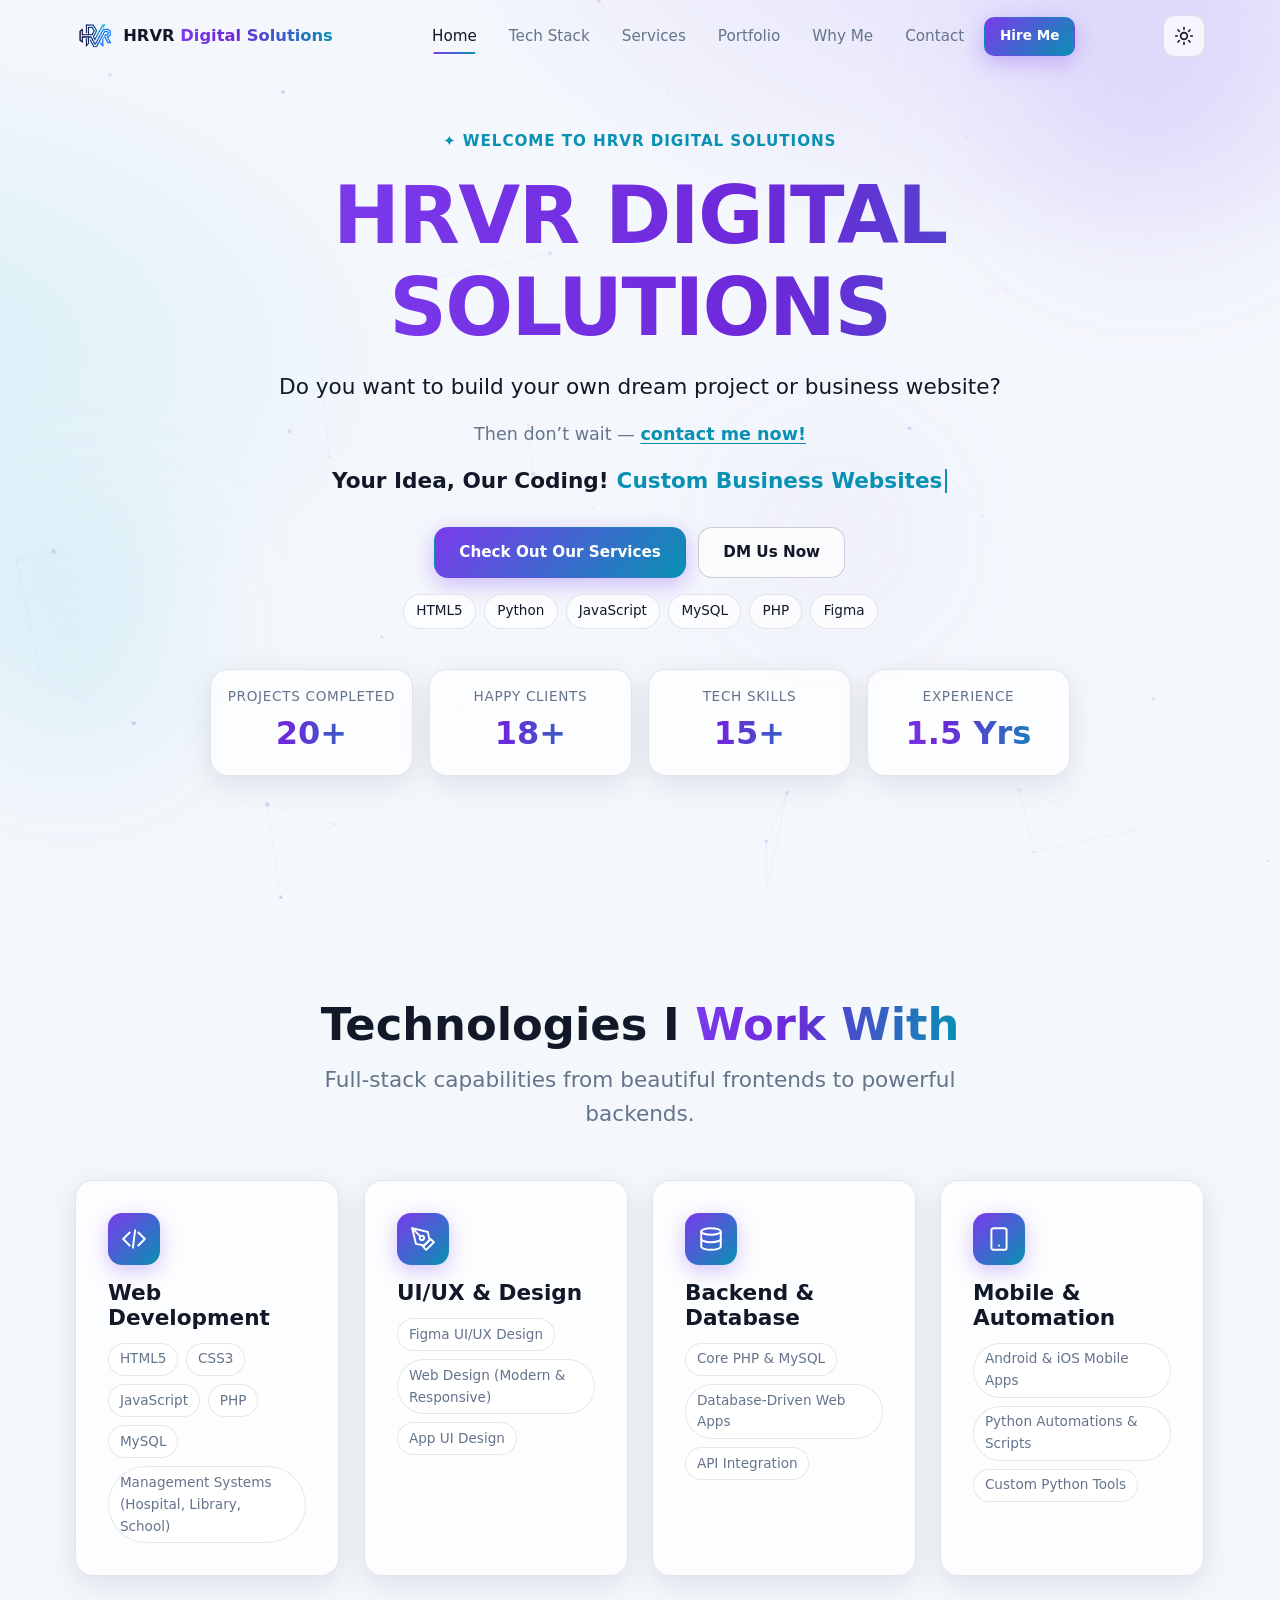
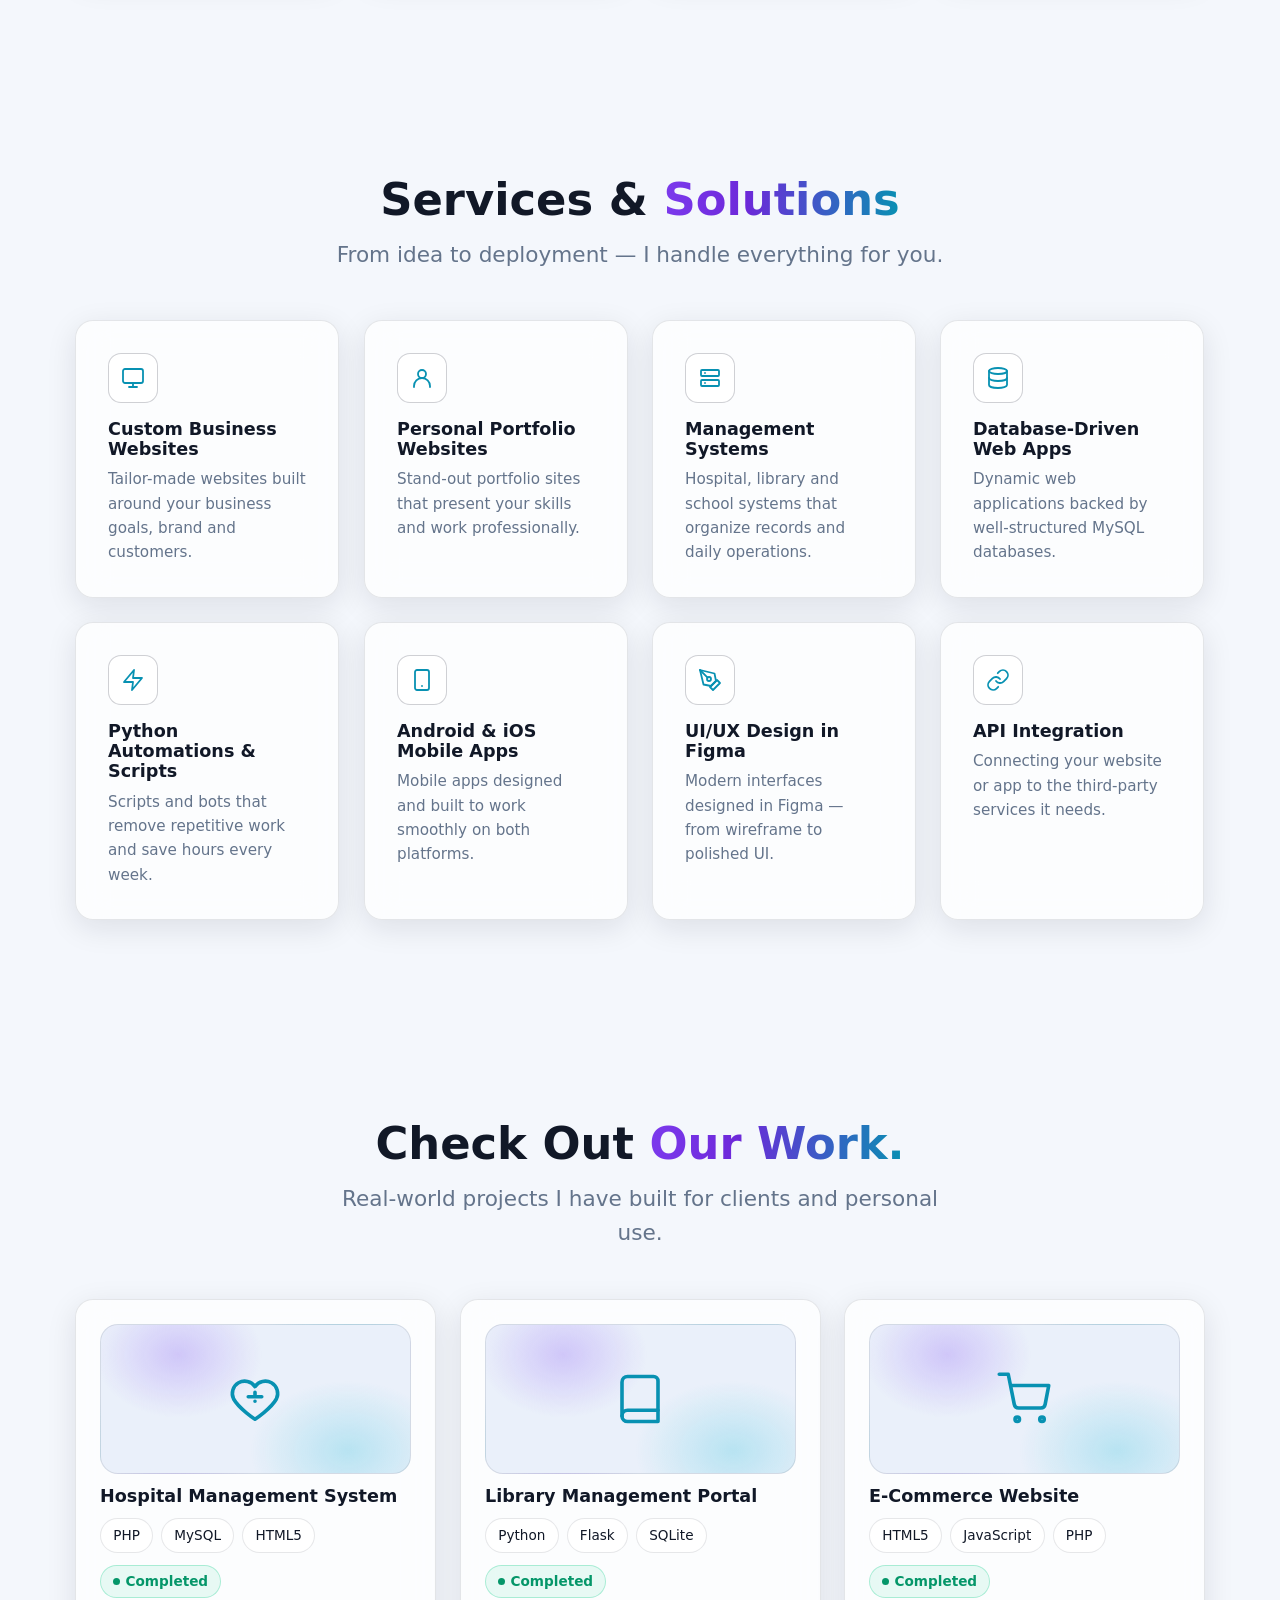
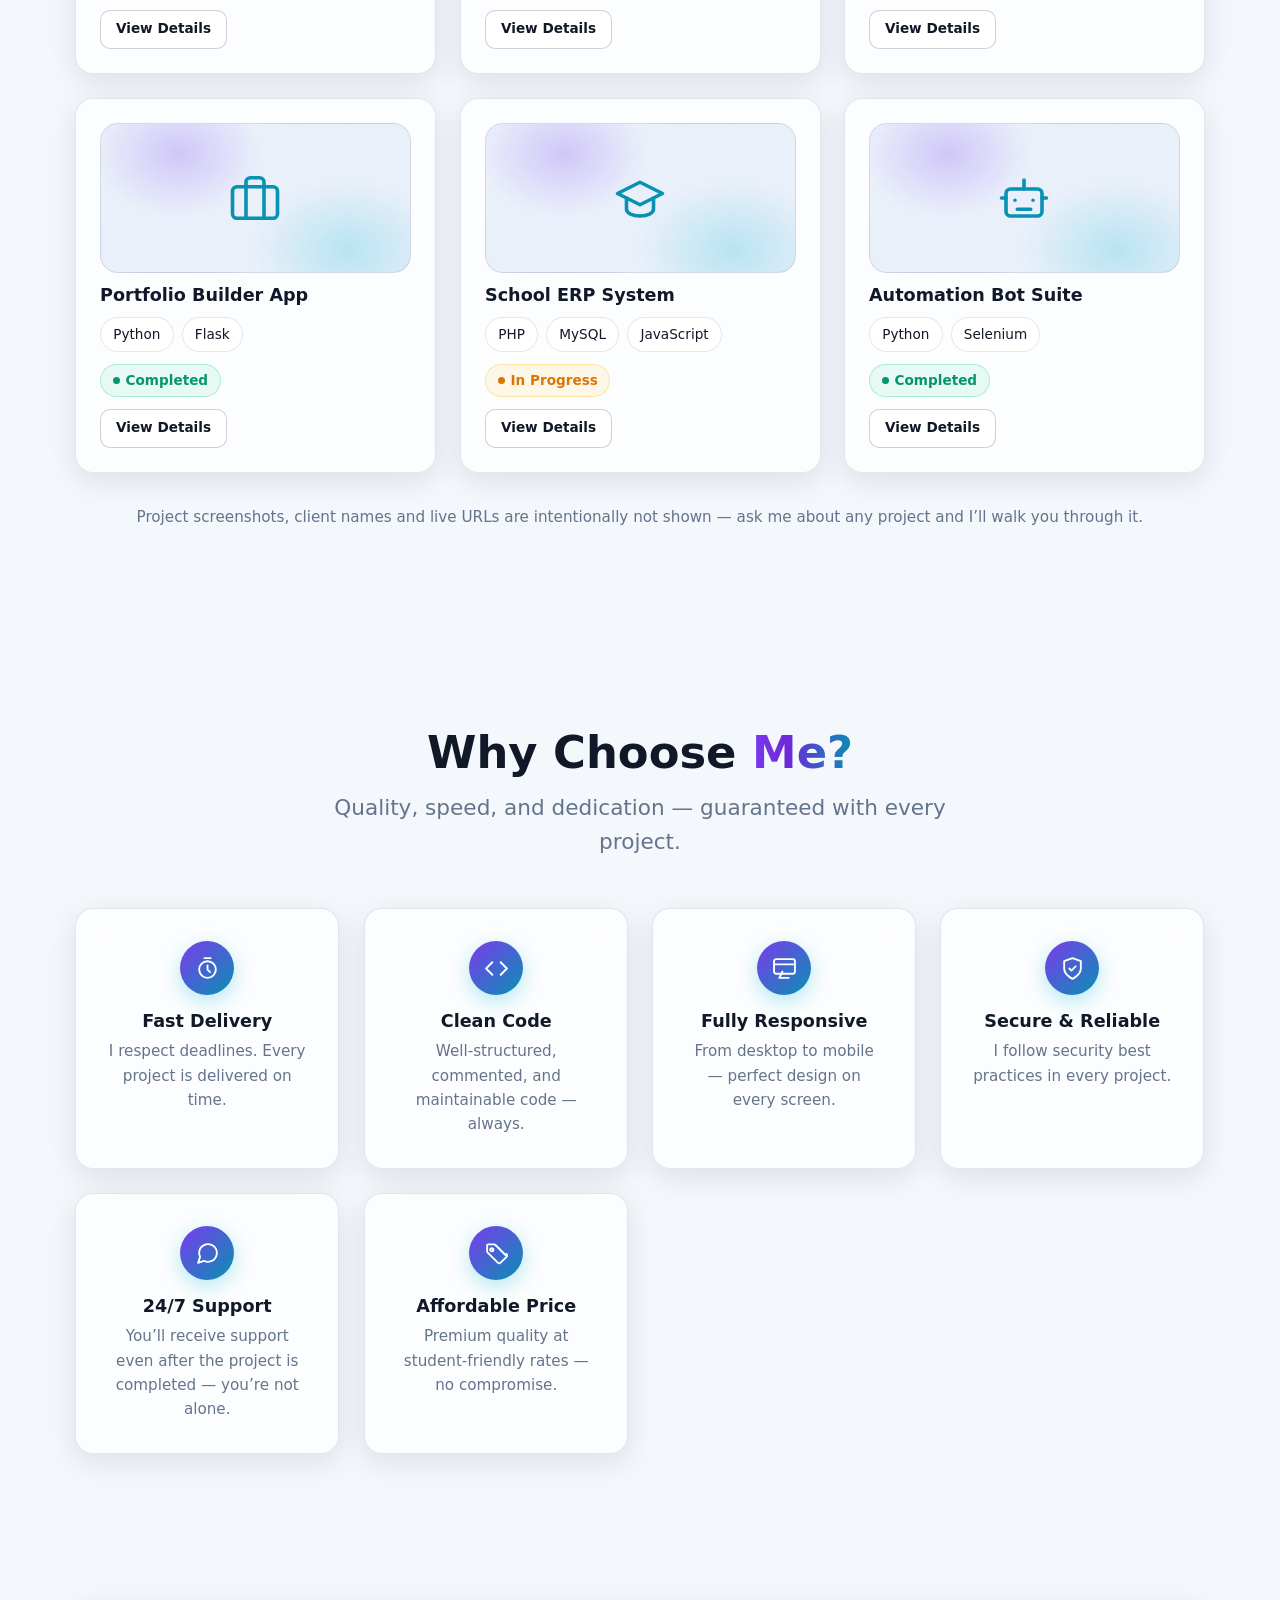
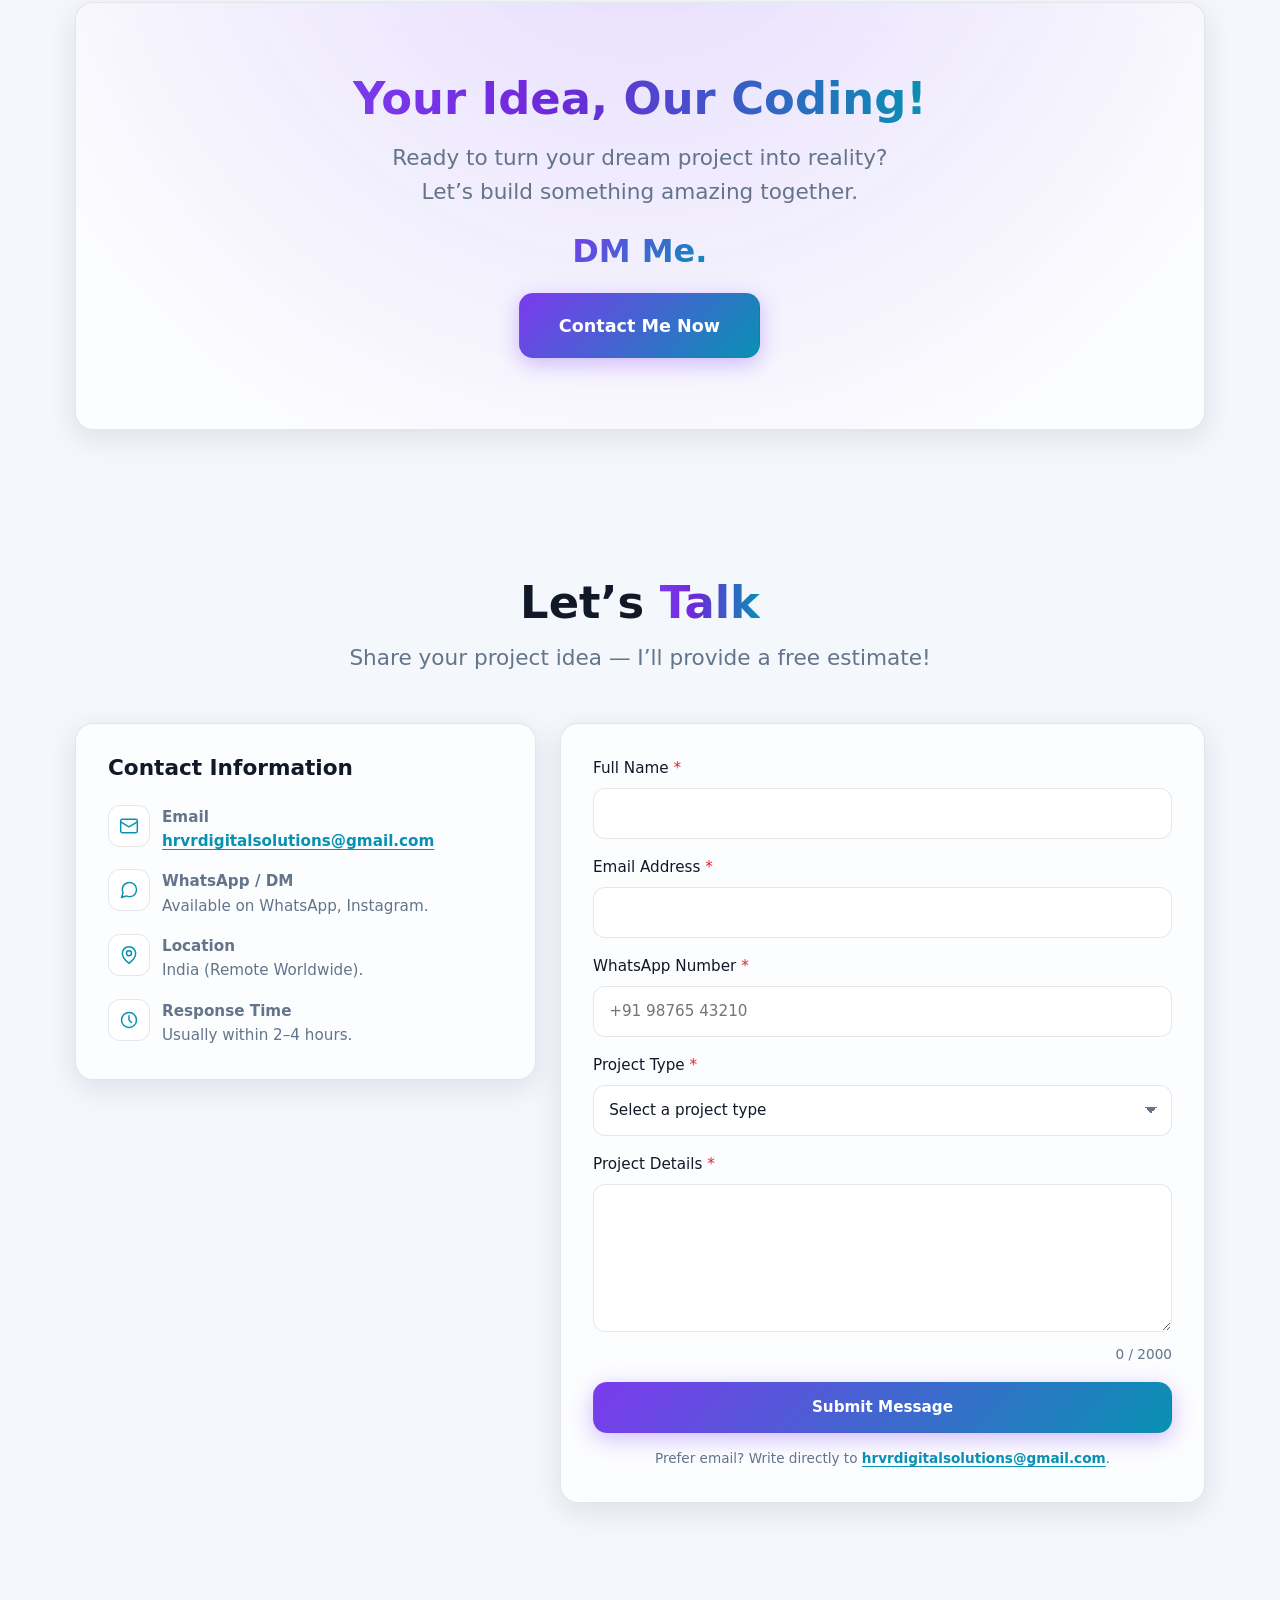
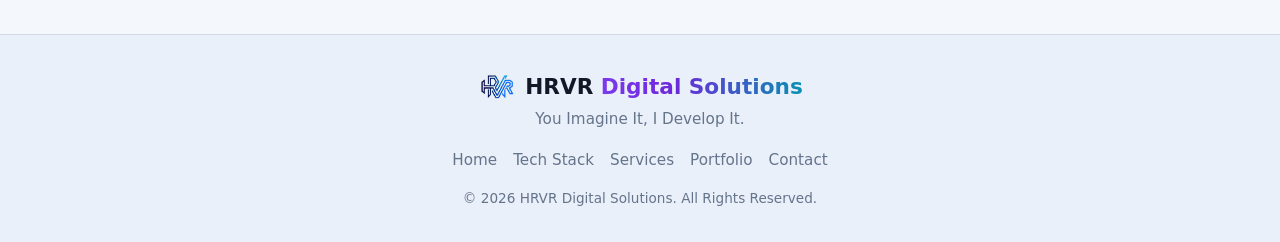
<file: index.html>
<!DOCTYPE html>
<html lang="en" data-theme="dark">

<head>
  <meta charset="UTF-8" />
  <meta name="viewport" content="width=device-width, initial-scale=1.0" />
  <meta http-equiv="X-Content-Type-Options" content="nosniff" />

  <!--
    SECURITY NOTE (Content-Security-Policy):
    A meta CSP is a convenience only and CANNOT replace real HTTP response headers.
    Deploy the strict CSP documented in security/SECURITY.md via your hosting
    provider's header configuration (e.g. _headers file, nginx, Netlify, Vercel).
    It is intentionally NOT inlined here so the header remains the single source
    of truth and cannot drift from this file.
  -->

  <title>HRVR Digital Solutions — Custom Websites, Automations & Mobile Apps</title>
  <meta name="description"
    content="HRVR Digital Solutions builds custom business websites, management systems, Python automations, mobile apps and UI/UX designs. India-based, working remotely worldwide. Free estimates — response within 2-4 hours." />
  <meta name="robots" content="index, follow" />
  <meta name="author" content="HRVR Digital Solutions" />

  <!-- Open Graph -->
  <meta property="og:type" content="website" />
  <meta property="og:site_name" content="HRVR Digital Solutions" />
  <meta property="og:title" content="HRVR Digital Solutions — Your Idea, Our Coding!" />
  <meta property="og:description"
    content="Custom business websites, management systems, Python automations, mobile apps and UI/UX design. Contact for a free estimate." />
  <meta property="og:locale" content="en_US" />
  <!-- Canonical URL: uncomment and set to your real production domain on deploy.
  <link rel="canonical" href="https://YOUR-DOMAIN.example/" />
  <meta property="og:url" content="https://YOUR-DOMAIN.example/" />
  -->

  <meta name="theme-color" content="#080B18" media="(prefers-color-scheme: dark)" />
  <meta name="theme-color" content="#F4F7FC" media="(prefers-color-scheme: light)" />

  <link rel="icon" type="image/png" id="theme-favicon" href="assets/icons/dark.png" />

  <!-- Theme guard: sets data-theme BEFORE first paint to prevent theme flash. -->
  <script src="js/theme.js"></script>

  <link rel="stylesheet" href="css/variables.css" />
  <link rel="stylesheet" href="css/reset.css" />
  <link rel="stylesheet" href="css/themes.css" />
  <link rel="stylesheet" href="css/style.css" />
  <link rel="stylesheet" href="css/components.css" />
  <link rel="stylesheet" href="css/animations.css" />
  <link rel="stylesheet" href="css/responsive.css" />
</head>

<body>
  <a class="skip-link" href="#main-content">Skip to main content</a>

  <!-- Page loader -->
  <div class="page-loader" id="page-loader" aria-hidden="true">
    <div class="page-loader__ring" role="presentation"></div>
    <p class="page-loader__brand">HRVR</p>
  </div>

  <!-- Ambient background layer -->
  <div class="bg-layer" aria-hidden="true">
    <div class="orb orb--1"></div>
    <div class="orb orb--2"></div>
    <div class="orb orb--3"></div>
    <canvas id="particle-canvas" class="bg-layer__canvas"></canvas>
  </div>

  <!-- ============ NAVIGATION ============ -->
  <header class="site-header" id="site-header">
    <nav class="navbar" aria-label="Primary navigation">
      <a href="#home" class="navbar__brand" data-nav-link>
        <span class="navbar__logo">
          <img src="assets/icons/dark.png" alt="HRVR Digital Solutions Logo" class="brand-logo" data-theme-logo />
        </span>
        <span class="navbar__name">HRVR <span class="text-gradient">Digital Solutions</span></span>
      </a>

      <ul class="navbar__links" id="nav-links">
        <li><a href="#home" class="navbar__link is-active" data-nav-link>Home</a></li>
        <li><a href="#tech-stack" class="navbar__link" data-nav-link>Tech Stack</a></li>
        <li><a href="#services" class="navbar__link" data-nav-link>Services</a></li>
        <li><a href="#portfolio" class="navbar__link" data-nav-link>Portfolio</a></li>
        <li><a href="#why-me" class="navbar__link" data-nav-link>Why Me</a></li>
        <li><a href="#contact" class="navbar__link" data-nav-link>Contact</a></li>
        <li class="navbar__cta-item">
          <a href="#contact" class="btn btn--primary btn--sm" data-nav-link>Hire Me</a>
        </li>
      </ul>

      <div class="navbar__actions">
        <button type="button" class="theme-toggle" id="theme-toggle" aria-label="Switch to light theme"
          aria-pressed="false">
          <svg class="icon icon--sun" viewBox="0 0 24 24" fill="none" stroke="currentColor" stroke-width="2"
            stroke-linecap="round" aria-hidden="true">
            <circle cx="12" cy="12" r="4"></circle>
            <path
              d="M12 2v2m0 16v2M4.93 4.93l1.41 1.41m11.32 11.32 1.41 1.41M2 12h2m16 0h2M4.93 19.07l1.41-1.41M17.66 6.34l1.41-1.41">
            </path>
          </svg>
          <svg class="icon icon--moon" viewBox="0 0 24 24" fill="none" stroke="currentColor" stroke-width="2"
            stroke-linecap="round" aria-hidden="true">
            <path d="M21 12.79A9 9 0 1 1 11.21 3 7 7 0 0 0 21 12.79z"></path>
          </svg>
        </button>

        <button type="button" class="hamburger" id="hamburger" aria-label="Open navigation menu" aria-expanded="false"
          aria-controls="nav-links">
          <span class="hamburger__bar" aria-hidden="true"></span>
          <span class="hamburger__bar" aria-hidden="true"></span>
          <span class="hamburger__bar" aria-hidden="true"></span>
        </button>
      </div>
    </nav>
  </header>

  <main id="main-content">
    <!-- ============ HERO ============ -->
    <section class="section hero" id="home" aria-labelledby="hero-heading">
      <div class="container hero__inner">
        <p class="hero__eyebrow reveal" data-reveal>✦ Welcome to HRVR Digital Solutions</p>

        <h1 class="hero__heading reveal" data-reveal id="hero-heading">
          <span class="text-gradient hero__heading-line">HRVR DIGITAL</span>
          <span class="text-gradient hero__heading-line">SOLUTIONS</span>
        </h1>

        <p class="hero__question reveal" data-reveal>
          Do you want to build your own dream project or business website?
        </p>
        <p class="hero__answer reveal" data-reveal>
          Then don&rsquo;t wait — <a href="#contact" class="link-accent" data-nav-link>contact me now!</a>
        </p>

        <p class="hero__tagline reveal" data-reveal>
          <span class="hero__tagline-static">Your Idea, Our&nbsp;Coding!</span>
          <span class="hero__typing-wrap" aria-hidden="true"><span id="typing-text"></span><span
              class="typing-caret"></span></span>
          <span class="visually-hidden">Specialties: Custom Business Websites, Python Automations, Mobile Apps,
            Management Systems, UI/UX Designs in Figma.</span>
        </p>

        <div class="hero__cta reveal" data-reveal>
          <a href="#services" class="btn btn--primary" data-nav-link>Check Out Our Services</a>
          <a href="#contact" class="btn btn--ghost" data-nav-link>DM Us Now</a>
        </div>

        <ul class="badge-row reveal" data-reveal aria-label="Core technologies">
          <li class="badge">HTML5</li>
          <li class="badge">Python</li>
          <li class="badge">JavaScript</li>
          <li class="badge">MySQL</li>
          <li class="badge">PHP</li>
          <li class="badge">Figma</li>
        </ul>

        <dl class="stats-grid reveal" data-reveal>
          <div class="stat glass-card">
            <dt class="stat__label">Projects Completed</dt>
            <dd class="stat__value"><span class="counter" data-target="20">0</span>+</dd>
          </div>
          <div class="stat glass-card">
            <dt class="stat__label">Happy Clients</dt>
            <dd class="stat__value"><span class="counter" data-target="18">0</span>+</dd>
          </div>
          <div class="stat glass-card">
            <dt class="stat__label">Tech Skills</dt>
            <dd class="stat__value"><span class="counter" data-target="15">0</span>+</dd>
          </div>
          <div class="stat glass-card">
            <dt class="stat__label">Experience</dt>
            <dd class="stat__value"><span class="counter" data-target="1.5" data-decimals="1">0</span> Yrs</dd>
          </div>
        </dl>
      </div>
    </section>

    <!-- ============ TECH STACK ============ -->
    <section class="section" id="tech-stack" aria-labelledby="tech-heading">
      <div class="container">
        <header class="section__header reveal" data-reveal>
          <h2 class="section__title" id="tech-heading">Technologies I <span class="text-gradient">Work With</span></h2>
          <p class="section__desc">Full-stack capabilities from beautiful frontends to powerful backends.</p>
        </header>

        <div class="tech-grid">
          <article class="glass-card tech-card reveal" data-reveal>
            <div class="tech-card__icon" aria-hidden="true">
              <svg viewBox="0 0 24 24" fill="none" stroke="currentColor" stroke-width="1.8" stroke-linecap="round"
                stroke-linejoin="round">
                <path d="m8 6-6 6 6 6M16 6l6 6-6 6M13 4l-2 16" />
              </svg>
            </div>
            <h3 class="tech-card__title">Web Development</h3>
            <ul class="chip-list">
              <li class="chip">HTML5</li>
              <li class="chip">CSS3</li>
              <li class="chip">JavaScript</li>
              <li class="chip">PHP</li>
              <li class="chip">MySQL</li>
              <li class="chip">Management Systems (Hospital, Library, School)</li>
            </ul>
          </article>

          <article class="glass-card tech-card reveal" data-reveal>
            <div class="tech-card__icon" aria-hidden="true">
              <svg viewBox="0 0 24 24" fill="none" stroke="currentColor" stroke-width="1.8" stroke-linecap="round"
                stroke-linejoin="round">
                <path d="M12 19l7-7 3 3-7 7-3-3z" />
                <path d="M18 13l-1.5-7.5L2 2l3.5 14.5L13 18l5-5z" />
                <path d="M2 2l7.586 7.586" />
                <circle cx="11" cy="11" r="2" />
              </svg>
            </div>
            <h3 class="tech-card__title">UI/UX &amp; Design</h3>
            <ul class="chip-list">
              <li class="chip">Figma UI/UX Design</li>
              <li class="chip">Web Design (Modern &amp; Responsive)</li>
              <li class="chip">App UI Design</li>
            </ul>
          </article>

          <article class="glass-card tech-card reveal" data-reveal>
            <div class="tech-card__icon" aria-hidden="true">
              <svg viewBox="0 0 24 24" fill="none" stroke="currentColor" stroke-width="1.8" stroke-linecap="round"
                stroke-linejoin="round">
                <ellipse cx="12" cy="5" rx="9" ry="3" />
                <path d="M21 12c0 1.66-4 3-9 3s-9-1.34-9-3" />
                <path d="M3 5v14c0 1.66 4 3 9 3s9-1.34 9-3V5" />
              </svg>
            </div>
            <h3 class="tech-card__title">Backend &amp; Database</h3>
            <ul class="chip-list">
              <li class="chip">Core PHP &amp; MySQL</li>
              <li class="chip">Database-Driven Web Apps</li>
              <li class="chip">API Integration</li>
            </ul>
          </article>

          <article class="glass-card tech-card reveal" data-reveal>
            <div class="tech-card__icon" aria-hidden="true">
              <svg viewBox="0 0 24 24" fill="none" stroke="currentColor" stroke-width="1.8" stroke-linecap="round"
                stroke-linejoin="round">
                <rect x="5" y="2" width="14" height="20" rx="2" />
                <path d="M12 18h.01" />
              </svg>
            </div>
            <h3 class="tech-card__title">Mobile &amp; Automation</h3>
            <ul class="chip-list">
              <li class="chip">Android &amp; iOS Mobile Apps</li>
              <li class="chip">Python Automations &amp; Scripts</li>
              <li class="chip">Custom Python Tools</li>
            </ul>
          </article>
        </div>
      </div>
    </section>

    <!-- ============ SERVICES ============ -->
    <section class="section" id="services" aria-labelledby="services-heading">
      <div class="container">
        <header class="section__header reveal" data-reveal>
          <h2 class="section__title">Services &amp; <span class="text-gradient">Solutions</span></h2>
          <p class="section__desc" id="services-heading">From idea to deployment — I handle everything for you.</p>
        </header>

        <div class="services-grid">
          <article class="glass-card service-card reveal" data-reveal>
            <div class="service-card__icon" aria-hidden="true">
              <svg viewBox="0 0 24 24" fill="none" stroke="currentColor" stroke-width="1.8" stroke-linecap="round"
                stroke-linejoin="round">
                <rect x="2" y="3" width="20" height="14" rx="2" />
                <path d="M8 21h8M12 17v4" />
              </svg>
            </div>
            <h3 class="service-card__title">Custom Business Websites</h3>
            <p class="service-card__desc">Tailor-made websites built around your business goals, brand and customers.
            </p>
          </article>

          <article class="glass-card service-card reveal" data-reveal>
            <div class="service-card__icon" aria-hidden="true">
              <svg viewBox="0 0 24 24" fill="none" stroke="currentColor" stroke-width="1.8" stroke-linecap="round"
                stroke-linejoin="round">
                <circle cx="12" cy="8" r="4" />
                <path d="M4 21v-1a8 8 0 0 1 16 0v1" />
              </svg>
            </div>
            <h3 class="service-card__title">Personal Portfolio Websites</h3>
            <p class="service-card__desc">Stand-out portfolio sites that present your skills and work professionally.
            </p>
          </article>

          <article class="glass-card service-card reveal" data-reveal>
            <div class="service-card__icon" aria-hidden="true">
              <svg viewBox="0 0 24 24" fill="none" stroke="currentColor" stroke-width="1.8" stroke-linecap="round"
                stroke-linejoin="round">
                <rect x="3" y="4" width="18" height="6" rx="1" />
                <rect x="3" y="14" width="18" height="6" rx="1" />
                <path d="M7 7h.01M7 17h.01" />
              </svg>
            </div>
            <h3 class="service-card__title">Management Systems</h3>
            <p class="service-card__desc">Hospital, library and school systems that organize records and daily
              operations.</p>
          </article>

          <article class="glass-card service-card reveal" data-reveal>
            <div class="service-card__icon" aria-hidden="true">
              <svg viewBox="0 0 24 24" fill="none" stroke="currentColor" stroke-width="1.8" stroke-linecap="round"
                stroke-linejoin="round">
                <ellipse cx="12" cy="5" rx="9" ry="3" />
                <path d="M21 12c0 1.66-4 3-9 3s-9-1.34-9-3" />
                <path d="M3 5v14c0 1.66 4 3 9 3s9-1.34 9-3V5" />
              </svg>
            </div>
            <h3 class="service-card__title">Database-Driven Web Apps</h3>
            <p class="service-card__desc">Dynamic web applications backed by well-structured MySQL databases.</p>
          </article>

          <article class="glass-card service-card reveal" data-reveal>
            <div class="service-card__icon" aria-hidden="true">
              <svg viewBox="0 0 24 24" fill="none" stroke="currentColor" stroke-width="1.8" stroke-linecap="round"
                stroke-linejoin="round">
                <path d="M13 2 3 14h9l-1 8 10-12h-9l1-8z" />
              </svg>
            </div>
            <h3 class="service-card__title">Python Automations &amp; Scripts</h3>
            <p class="service-card__desc">Scripts and bots that remove repetitive work and save hours every week.</p>
          </article>

          <article class="glass-card service-card reveal" data-reveal>
            <div class="service-card__icon" aria-hidden="true">
              <svg viewBox="0 0 24 24" fill="none" stroke="currentColor" stroke-width="1.8" stroke-linecap="round"
                stroke-linejoin="round">
                <rect x="5" y="2" width="14" height="20" rx="2" />
                <path d="M12 18h.01" />
              </svg>
            </div>
            <h3 class="service-card__title">Android &amp; iOS Mobile Apps</h3>
            <p class="service-card__desc">Mobile apps designed and built to work smoothly on both platforms.</p>
          </article>

          <article class="glass-card service-card reveal" data-reveal>
            <div class="service-card__icon" aria-hidden="true">
              <svg viewBox="0 0 24 24" fill="none" stroke="currentColor" stroke-width="1.8" stroke-linecap="round"
                stroke-linejoin="round">
                <path d="M12 19l7-7 3 3-7 7-3-3z" />
                <path d="M18 13l-1.5-7.5L2 2l3.5 14.5L13 18l5-5z" />
                <path d="M2 2l7.586 7.586" />
                <circle cx="11" cy="11" r="2" />
              </svg>
            </div>
            <h3 class="service-card__title">UI/UX Design in Figma</h3>
            <p class="service-card__desc">Modern interfaces designed in Figma — from wireframe to polished UI.</p>
          </article>

          <article class="glass-card service-card reveal" data-reveal>
            <div class="service-card__icon" aria-hidden="true">
              <svg viewBox="0 0 24 24" fill="none" stroke="currentColor" stroke-width="1.8" stroke-linecap="round"
                stroke-linejoin="round">
                <path d="M10 13a5 5 0 0 0 7.54.54l3-3a5 5 0 0 0-7.07-7.07l-1.72 1.71" />
                <path d="M14 11a5 5 0 0 0-7.54-.54l-3 3a5 5 0 0 0 7.07 7.07l1.71-1.71" />
              </svg>
            </div>
            <h3 class="service-card__title">API Integration</h3>
            <p class="service-card__desc">Connecting your website or app to the third-party services it needs.</p>
          </article>
        </div>
      </div>
    </section>

    <!-- ============ PORTFOLIO ============ -->
    <section class="section" id="portfolio" aria-labelledby="portfolio-heading">
      <div class="container">
        <header class="section__header reveal" data-reveal>
          <h2 class="section__title">Check Out <span class="text-gradient">Our Work.</span></h2>
          <p class="section__desc" id="portfolio-heading">Real-world projects I have built for clients and personal use.
          </p>
        </header>

        <div class="portfolio-grid">
          <article class="glass-card project-card reveal" data-reveal
            data-project='{"title":"Hospital Management System","tech":["PHP","MySQL","HTML5"],"status":"Completed"}'>
            <div class="project-card__visual" aria-hidden="true">
              <svg viewBox="0 0 24 24" fill="none" stroke="currentColor" stroke-width="1.6" stroke-linecap="round"
                stroke-linejoin="round">
                <path d="M12 21s-7-4.6-9.5-9A5.5 5.5 0 0 1 12 6.5 5.5 5.5 0 0 1 21.5 12C19 16.4 12 21 12 21z" />
                <path d="M9 11h2m2 0h2m-3-2v2m0 2v.01" />
              </svg>
            </div>
            <h3 class="project-card__title">Hospital Management System</h3>
            <ul class="badge-row badge-row--sm" aria-label="Technologies used">
              <li class="badge">PHP</li>
              <li class="badge">MySQL</li>
              <li class="badge">HTML5</li>
            </ul>
            <p class="project-card__meta">
              <span class="status status--done" aria-label="Status: Completed"><span class="status__dot"
                  aria-hidden="true"></span>Completed</span>
            </p>
            <button type="button" class="btn btn--ghost btn--sm project-card__details" data-project-details>View
              Details</button>
          </article>

          <article class="glass-card project-card reveal" data-reveal
            data-project='{"title":"Library Management Portal","tech":["Python","Flask","SQLite"],"status":"Completed"}'>
            <div class="project-card__visual" aria-hidden="true">
              <svg viewBox="0 0 24 24" fill="none" stroke="currentColor" stroke-width="1.6" stroke-linecap="round"
                stroke-linejoin="round">
                <path d="M4 19.5A2.5 2.5 0 0 1 6.5 17H20V4a2 2 0 0 0-2-2H6.5A2.5 2.5 0 0 0 4 4.5v15z" />
                <path d="M4 19.5A2.5 2.5 0 0 0 6.5 22H20v-5" />
              </svg>
            </div>
            <h3 class="project-card__title">Library Management Portal</h3>
            <ul class="badge-row badge-row--sm" aria-label="Technologies used">
              <li class="badge">Python</li>
              <li class="badge">Flask</li>
              <li class="badge">SQLite</li>
            </ul>
            <p class="project-card__meta">
              <span class="status status--done" aria-label="Status: Completed"><span class="status__dot"
                  aria-hidden="true"></span>Completed</span>
            </p>
            <button type="button" class="btn btn--ghost btn--sm project-card__details" data-project-details>View
              Details</button>
          </article>

          <article class="glass-card project-card reveal" data-reveal
            data-project='{"title":"E-Commerce Website","tech":["HTML5","JavaScript","PHP"],"status":"Completed"}'>
            <div class="project-card__visual" aria-hidden="true">
              <svg viewBox="0 0 24 24" fill="none" stroke="currentColor" stroke-width="1.6" stroke-linecap="round"
                stroke-linejoin="round">
                <circle cx="9" cy="21" r="1" />
                <circle cx="20" cy="21" r="1" />
                <path d="M1 1h4l2.68 13.39a2 2 0 0 0 2 1.61h9.72a2 2 0 0 0 2-1.61L23 6H6" />
              </svg>
            </div>
            <h3 class="project-card__title">E-Commerce Website</h3>
            <ul class="badge-row badge-row--sm" aria-label="Technologies used">
              <li class="badge">HTML5</li>
              <li class="badge">JavaScript</li>
              <li class="badge">PHP</li>
            </ul>
            <p class="project-card__meta">
              <span class="status status--done" aria-label="Status: Completed"><span class="status__dot"
                  aria-hidden="true"></span>Completed</span>
            </p>
            <button type="button" class="btn btn--ghost btn--sm project-card__details" data-project-details>View
              Details</button>
          </article>

          <article class="glass-card project-card reveal" data-reveal
            data-project='{"title":"Portfolio Builder App","tech":["Python","Flask"],"status":"Completed"}'>
            <div class="project-card__visual" aria-hidden="true">
              <svg viewBox="0 0 24 24" fill="none" stroke="currentColor" stroke-width="1.6" stroke-linecap="round"
                stroke-linejoin="round">
                <rect x="2" y="7" width="20" height="14" rx="2" />
                <path d="M16 21V5a2 2 0 0 0-2-2h-4a2 2 0 0 0-2 2v16" />
              </svg>
            </div>
            <h3 class="project-card__title">Portfolio Builder App</h3>
            <ul class="badge-row badge-row--sm" aria-label="Technologies used">
              <li class="badge">Python</li>
              <li class="badge">Flask</li>
            </ul>
            <p class="project-card__meta">
              <span class="status status--done" aria-label="Status: Completed"><span class="status__dot"
                  aria-hidden="true"></span>Completed</span>
            </p>
            <button type="button" class="btn btn--ghost btn--sm project-card__details" data-project-details>View
              Details</button>
          </article>

          <article class="glass-card project-card reveal" data-reveal
            data-project='{"title":"School ERP System","tech":["PHP","MySQL","JavaScript"],"status":"In Progress"}'>
            <div class="project-card__visual" aria-hidden="true">
              <svg viewBox="0 0 24 24" fill="none" stroke="currentColor" stroke-width="1.6" stroke-linecap="round"
                stroke-linejoin="round">
                <path d="M22 10 12 5 2 10l10 5 10-5z" />
                <path d="M6 12v5c0 1.66 2.69 3 6 3s6-1.34 6-3v-5" />
              </svg>
            </div>
            <h3 class="project-card__title">School ERP System</h3>
            <ul class="badge-row badge-row--sm" aria-label="Technologies used">
              <li class="badge">PHP</li>
              <li class="badge">MySQL</li>
              <li class="badge">JavaScript</li>
            </ul>
            <p class="project-card__meta">
              <span class="status status--progress" aria-label="Status: In Progress"><span class="status__dot"
                  aria-hidden="true"></span>In Progress</span>
            </p>
            <button type="button" class="btn btn--ghost btn--sm project-card__details" data-project-details>View
              Details</button>
          </article>

          <article class="glass-card project-card reveal" data-reveal
            data-project='{"title":"Automation Bot Suite","tech":["Python","Selenium"],"status":"Completed"}'>
            <div class="project-card__visual" aria-hidden="true">
              <svg viewBox="0 0 24 24" fill="none" stroke="currentColor" stroke-width="1.6" stroke-linecap="round"
                stroke-linejoin="round">
                <rect x="4" y="8" width="16" height="12" rx="2" />
                <path d="M12 8V4m-8 8H2m20 0h-2M8 13h.01M16 13h.01M9 17h6" />
              </svg>
            </div>
            <h3 class="project-card__title">Automation Bot Suite</h3>
            <ul class="badge-row badge-row--sm" aria-label="Technologies used">
              <li class="badge">Python</li>
              <li class="badge">Selenium</li>
            </ul>
            <p class="project-card__meta">
              <span class="status status--done" aria-label="Status: Completed"><span class="status__dot"
                  aria-hidden="true"></span>Completed</span>
            </p>
            <button type="button" class="btn btn--ghost btn--sm project-card__details" data-project-details>View
              Details</button>
          </article>
        </div>

        <p class="section__note reveal" data-reveal>Project screenshots, client names and live URLs are intentionally
          not shown — ask me about any project and I&rsquo;ll walk you through it.</p>
      </div>
    </section>

    <!-- ============ WHY CHOOSE ME ============ -->
    <section class="section" id="why-me" aria-labelledby="why-heading">
      <div class="container">
        <header class="section__header reveal" data-reveal>
          <h2 class="section__title">Why Choose <span class="text-gradient">Me?</span></h2>
          <p class="section__desc" id="why-heading">Quality, speed, and dedication — guaranteed with every project.</p>
        </header>

        <div class="benefits-grid">
          <article class="glass-card benefit-card reveal" data-reveal>
            <div class="benefit-card__icon" aria-hidden="true">
              <svg viewBox="0 0 24 24" fill="none" stroke="currentColor" stroke-width="1.8" stroke-linecap="round"
                stroke-linejoin="round">
                <circle cx="12" cy="13" r="8" />
                <path d="M12 9v4l2.5 2.5M9 2h6" />
              </svg>
            </div>
            <h3 class="benefit-card__title">Fast Delivery</h3>
            <p class="benefit-card__desc">I respect deadlines. Every project is delivered on time.</p>
          </article>

          <article class="glass-card benefit-card reveal" data-reveal>
            <div class="benefit-card__icon" aria-hidden="true">
              <svg viewBox="0 0 24 24" fill="none" stroke="currentColor" stroke-width="1.8" stroke-linecap="round"
                stroke-linejoin="round">
                <path d="m8 6-6 6 6 6M16 6l6 6-6 6" />
              </svg>
            </div>
            <h3 class="benefit-card__title">Clean Code</h3>
            <p class="benefit-card__desc">Well-structured, commented, and maintainable code — always.</p>
          </article>

          <article class="glass-card benefit-card reveal" data-reveal>
            <div class="benefit-card__icon" aria-hidden="true">
              <svg viewBox="0 0 24 24" fill="none" stroke="currentColor" stroke-width="1.8" stroke-linecap="round"
                stroke-linejoin="round">
                <rect x="2" y="3" width="20" height="14" rx="2" />
                <path d="M8 21h8M2 8h20M7 21l3-6" />
              </svg>
            </div>
            <h3 class="benefit-card__title">Fully Responsive</h3>
            <p class="benefit-card__desc">From desktop to mobile — perfect design on every screen.</p>
          </article>

          <article class="glass-card benefit-card reveal" data-reveal>
            <div class="benefit-card__icon" aria-hidden="true">
              <svg viewBox="0 0 24 24" fill="none" stroke="currentColor" stroke-width="1.8" stroke-linecap="round"
                stroke-linejoin="round">
                <path d="M12 22s8-4 8-10V5l-8-3-8 3v7c0 6 8 10 8 10z" />
                <path d="m9 12 2 2 4-4" />
              </svg>
            </div>
            <h3 class="benefit-card__title">Secure &amp; Reliable</h3>
            <p class="benefit-card__desc">I follow security best practices in every project.</p>
          </article>

          <article class="glass-card benefit-card reveal" data-reveal>
            <div class="benefit-card__icon" aria-hidden="true">
              <svg viewBox="0 0 24 24" fill="none" stroke="currentColor" stroke-width="1.8" stroke-linecap="round"
                stroke-linejoin="round">
                <path
                  d="M21 11.5a8.38 8.38 0 0 1-.9 3.8 8.5 8.5 0 0 1-7.6 4.7 8.38 8.38 0 0 1-3.8-.9L3 21l1.9-5.7a8.38 8.38 0 0 1-.9-3.8 8.5 8.5 0 0 1 4.7-7.6 8.38 8.38 0 0 1 3.8-.9h.5a8.48 8.48 0 0 1 8 8v.5z" />
              </svg>
            </div>
            <h3 class="benefit-card__title">24/7 Support</h3>
            <p class="benefit-card__desc">You&rsquo;ll receive support even after the project is completed —
              you&rsquo;re not alone.</p>
          </article>

          <article class="glass-card benefit-card reveal" data-reveal>
            <div class="benefit-card__icon" aria-hidden="true">
              <svg viewBox="0 0 24 24" fill="none" stroke="currentColor" stroke-width="1.8" stroke-linecap="round"
                stroke-linejoin="round">
                <path
                  d="M20.59 13.41 11 3.83A2 2 0 0 0 9.59 3.24H4a1 1 0 0 0-1 1v5.59a2 2 0 0 0 .59 1.41l9.58 9.59a2 2 0 0 0 2.83 0l5.59-5.59a2 2 0 0 0 0-2.83z" />
                <circle cx="7.5" cy="8.5" r="1.5" />
              </svg>
            </div>
            <h3 class="benefit-card__title">Affordable Price</h3>
            <p class="benefit-card__desc">Premium quality at student-friendly rates — no compromise.</p>
          </article>
        </div>
      </div>
    </section>

    <!-- ============ CTA ============ -->
    <section class="section section--cta" id="cta" aria-labelledby="cta-heading">
      <div class="container">
        <div class="cta-panel glass-card reveal" data-reveal>
          <h2 class="cta-panel__heading" id="cta-heading">
            <span class="text-gradient">Your Idea, Our Coding!</span>
          </h2>
          <p class="cta-panel__desc">
            Ready to turn your dream project into reality?<br />
            Let&rsquo;s build something amazing together.
          </p>
          <p class="cta-panel__highlight">DM&nbsp;Me.</p>
          <a href="#contact" class="btn btn--primary btn--lg" data-nav-link>Contact Me Now</a>
        </div>
      </div>
    </section>

    <!-- ============ CONTACT ============ -->
    <section class="section" id="contact" aria-labelledby="contact-heading">
      <div class="container">
        <header class="section__header reveal" data-reveal>
          <h2 class="section__title">Let&rsquo;s <span class="text-gradient">Talk</span></h2>
          <p class="section__desc" id="contact-heading">Share your project idea — I&rsquo;ll provide a free estimate!
          </p>
        </header>

        <div class="contact-layout">
          <div class="contact-info glass-card reveal" data-reveal>
            <h3 class="contact-info__title">Contact Information</h3>
            <ul class="contact-info__list">
              <li class="contact-info__item">
                <span class="contact-info__icon" aria-hidden="true">
                  <svg viewBox="0 0 24 24" fill="none" stroke="currentColor" stroke-width="1.8" stroke-linecap="round"
                    stroke-linejoin="round">
                    <rect x="2" y="4" width="20" height="16" rx="2" />
                    <path d="m22 7-10 6L2 7" />
                  </svg>
                </span>
                <span>
                  <strong>Email</strong>
                  <a href="mailto:hrvrdigitalsolutions@gmail.com" class="link-accent">hrvrdigitalsolutions@gmail.com</a>
                </span>
              </li>
              <li class="contact-info__item">
                <span class="contact-info__icon" aria-hidden="true">
                  <svg viewBox="0 0 24 24" fill="none" stroke="currentColor" stroke-width="1.8" stroke-linecap="round"
                    stroke-linejoin="round">
                    <path
                      d="M21 11.5a8.38 8.38 0 0 1-.9 3.8 8.5 8.5 0 0 1-7.6 4.7 8.38 8.38 0 0 1-3.8-.9L3 21l1.9-5.7a8.38 8.38 0 0 1-.9-3.8 8.5 8.5 0 0 1 4.7-7.6 8.38 8.38 0 0 1 3.8-.9h.5a8.48 8.48 0 0 1 8 8v.5z" />
                  </svg>
                </span>
                <span>
                  <strong>WhatsApp / DM</strong>
                  <span>Available on WhatsApp, Instagram.</span>
                </span>
              </li>
              <li class="contact-info__item">
                <span class="contact-info__icon" aria-hidden="true">
                  <svg viewBox="0 0 24 24" fill="none" stroke="currentColor" stroke-width="1.8" stroke-linecap="round"
                    stroke-linejoin="round">
                    <path d="M20 10c0 6-8 12-8 12s-8-6-8-12a8 8 0 0 1 16 0z" />
                    <circle cx="12" cy="10" r="3" />
                  </svg>
                </span>
                <span>
                  <strong>Location</strong>
                  <span>India (Remote Worldwide).</span>
                </span>
              </li>
              <li class="contact-info__item">
                <span class="contact-info__icon" aria-hidden="true">
                  <svg viewBox="0 0 24 24" fill="none" stroke="currentColor" stroke-width="1.8" stroke-linecap="round"
                    stroke-linejoin="round">
                    <circle cx="12" cy="12" r="9" />
                    <path d="M12 7v5l3 3" />
                  </svg>
                </span>
                <span>
                  <strong>Response Time</strong>
                  <span>Usually within 2&ndash;4 hours.</span>
                </span>
              </li>
            </ul>
          </div>

          <form class="contact-form glass-card reveal" data-reveal id="contact-form" novalidate>
            <div class="form-field">
              <label for="cf-name">Full Name <span class="required-mark" aria-hidden="true">*</span></label>
              <input type="text" id="cf-name" name="name" autocomplete="name" required maxlength="80"
                aria-describedby="cf-name-error" />
              <p class="field-error" id="cf-name-error" role="alert" hidden></p>
            </div>

            <div class="form-field">
              <label for="cf-email">Email Address <span class="required-mark" aria-hidden="true">*</span></label>
              <input type="email" id="cf-email" name="email" autocomplete="email" required maxlength="254"
                aria-describedby="cf-email-error" />
              <p class="field-error" id="cf-email-error" role="alert" hidden></p>
            </div>

            <div class="form-field">
              <label for="cf-phone">WhatsApp Number <span class="required-mark" aria-hidden="true">*</span></label>
              <input type="tel" id="cf-phone" name="phone" autocomplete="tel" required maxlength="20"
                placeholder="+91 98765 43210" aria-describedby="cf-phone-error" />
              <p class="field-error" id="cf-phone-error" role="alert" hidden></p>
            </div>

            <div class="form-field">
              <label for="cf-type">Project Type <span class="required-mark" aria-hidden="true">*</span></label>
              <select id="cf-type" name="projectType" required aria-describedby="cf-type-error">
                <option value="" selected disabled>Select a project type</option>
                <option>Custom Business Website</option>
                <option>Personal Portfolio</option>
                <option>Management System</option>
                <option>Database-Driven Web App</option>
                <option>Python Automation/Scripts</option>
                <option>Android / iOS Mobile App</option>
                <option>UI/UX Design</option>
                <option>Other</option>
              </select>
              <p class="field-error" id="cf-type-error" role="alert" hidden></p>
            </div>

            <div class="form-field">
              <label for="cf-details">Project Details <span class="required-mark" aria-hidden="true">*</span></label>
              <textarea id="cf-details" name="details" rows="5" required maxlength="2000"
                aria-describedby="cf-details-error cf-details-counter"></textarea>
              <p class="char-counter" id="cf-details-counter" aria-live="off">0 / 2000</p>
              <p class="field-error" id="cf-details-error" role="alert" hidden></p>
            </div>

            <button type="submit" class="btn btn--primary btn--block" id="cf-submit">
              <span class="btn__label">Submit Message</span>
              <span class="btn__spinner" hidden aria-hidden="true"></span>
            </button>

            <p class="form-status" id="cf-status" role="status" aria-live="polite" hidden></p>

            <p class="form-note">
              Prefer email? Write directly to
              <a href="mailto:hrvrdigitalsolutions@gmail.com" class="link-accent">hrvrdigitalsolutions@gmail.com</a>.
            </p>
          </form>
        </div>
      </div>
    </section>
  </main>

  <!-- ============ FOOTER ============ -->
  <footer class="site-footer">
    <div class="container site-footer__inner">
      <div class="site-footer__brand">
        <a href="#home" class="navbar__brand" data-nav-link>
          <span class="navbar__logo">
            <img src="assets/icons/dark.png" alt="HRVR Digital Solutions Logo" class="brand-logo" data-theme-logo />
          </span>
          <span class="site-footer__name">HRVR <span class="text-gradient">Digital Solutions</span></span>
        </a>
        <p class="site-footer__tagline">You Imagine It, I Develop It.</p>
      </div>

      <nav class="site-footer__nav" aria-label="Footer navigation">
        <a href="#home" data-nav-link>Home</a>
        <a href="#tech-stack" data-nav-link>Tech Stack</a>
        <a href="#services" data-nav-link>Services</a>
        <a href="#portfolio" data-nav-link>Portfolio</a>
        <a href="#contact" data-nav-link>Contact</a>
      </nav>

      <p class="site-footer__copy">
        &copy; <span id="footer-year">2026</span> HRVR Digital Solutions. All Rights Reserved.
      </p>
    </div>
  </footer>

  <!-- Scroll to top -->
  <button type="button" class="scroll-top" id="scroll-top" aria-label="Scroll back to top" hidden>
    <svg viewBox="0 0 24 24" fill="none" stroke="currentColor" stroke-width="2.2" stroke-linecap="round"
      stroke-linejoin="round" aria-hidden="true">
      <path d="M12 19V5M5 12l7-7 7 7" />
    </svg>
  </button>

  <!-- Project details modal -->
  <dialog class="project-modal" id="project-modal" aria-labelledby="project-modal-title">
    <div class="project-modal__inner glass-card">
      <button type="button" class="project-modal__close" id="project-modal-close" aria-label="Close project details">
        <svg viewBox="0 0 24 24" fill="none" stroke="currentColor" stroke-width="2.2" stroke-linecap="round"
          aria-hidden="true">
          <path d="M18 6 6 18M6 6l12 12" />
        </svg>
      </button>
      <h3 class="project-modal__title" id="project-modal-title">Project</h3>
      <p class="project-modal__status" id="project-modal-status"></p>
      <h4 class="project-modal__subtitle">Technologies Used</h4>
      <ul class="badge-row badge-row--sm" id="project-modal-tech"></ul>
      <p class="project-modal__note">Want to know more about this project? <a href="#contact" class="link-accent"
          data-modal-close-link>DM me</a> and I&rsquo;ll walk you through it.</p>
    </div>
  </dialog>

  <!-- Toast notifications -->
  <div class="toast-region" id="toast-region" aria-live="polite" aria-atomic="false"></div>

  <script src="js/config.js"></script>
  <script src="js/validation.js"></script>
  <script src="js/contact.js"></script>
  <script src="js/navigation.js"></script>
  <script src="js/animations.js"></script>
  <script src="js/interactions.js"></script>
  <script src="js/main.js"></script>
</body>

</html>
</file>
<file: css/variables.css>
/* ============================================================
   HRVR Digital Solutions — variables.css
   Design tokens: colors, spacing, radii, shadows, typography.
   Dark values are the :root defaults; light values live in
   themes.css under [data-theme="light"].
   ============================================================ */

:root {
  /* Brand palette (dark defaults) */
  --color-bg-primary: #080B18;
  --color-bg-secondary: #10172A;
  --color-surface: rgba(255, 255, 255, 0.07);
  --color-surface-strong: rgba(255, 255, 255, 0.12);
  --color-accent: #8B5CF6;
  --color-accent-2: #06B6D4;
  --color-text-primary: #F8FAFC;
  --color-text-secondary: #A1A1AA;
  --color-border: rgba(255, 255, 255, 0.12);
  --color-border-strong: rgba(255, 255, 255, 0.22);
  --color-danger: #F87171;
  --color-success: #34D399;
  --color-warning: #FBBF24;

  /* Gradients */
  --gradient-brand: linear-gradient(135deg, var(--color-accent) 0%, var(--color-accent-2) 100%);
  --gradient-heading: linear-gradient(92deg, #A78BFA 0%, #8B5CF6 35%, #06B6D4 100%);
  --gradient-glow: radial-gradient(circle at 30% 30%, rgba(139, 92, 246, 0.35), transparent 70%);

  /* Glass system */
  --glass-bg: var(--color-surface);
  --glass-border: var(--color-border);
  --glass-blur: 16px;
  --glass-radius: 18px;
  --glass-radius-lg: 26px;
  --glass-shadow: 0 8px 32px rgba(2, 4, 12, 0.45);
  --glass-shadow-hover: 0 14px 44px rgba(2, 4, 12, 0.6), 0 0 0 1px rgba(139, 92, 246, 0.25);

  /* Typography */
  --font-sans: "Segoe UI", system-ui, -apple-system, "Helvetica Neue", Arial, sans-serif;
  --font-size-xs: clamp(0.75rem, 0.7rem + 0.2vw, 0.85rem);
  --font-size-sm: clamp(0.85rem, 0.8rem + 0.25vw, 0.95rem);
  --font-size-base: clamp(1rem, 0.95rem + 0.3vw, 1.1rem);
  --font-size-lg: clamp(1.15rem, 1rem + 0.6vw, 1.35rem);
  --font-size-xl: clamp(1.4rem, 1.1rem + 1.2vw, 2rem);
  --font-size-2xl: clamp(1.8rem, 1.3rem + 2vw, 2.8rem);
  --font-size-hero: clamp(2.4rem, 1.4rem + 5vw, 5rem);
  --font-weight-normal: 400;
  --font-weight-medium: 500;
  --font-weight-semibold: 600;
  --font-weight-bold: 700;
  --font-weight-extrabold: 800;
  --line-height-tight: 1.15;
  --line-height-normal: 1.6;

  /* Spacing scale */
  --space-1: 0.25rem;
  --space-2: 0.5rem;
  --space-3: 0.75rem;
  --space-4: 1rem;
  --space-5: 1.5rem;
  --space-6: 2rem;
  --space-7: 3rem;
  --space-8: 4rem;
  --section-padding: clamp(4rem, 3rem + 4vw, 7rem);
  --container-max: 1200px;
  --container-pad: clamp(1.1rem, 0.6rem + 2vw, 2.5rem);

  /* Motion */
  --transition-fast: 160ms ease;
  --transition-med: 280ms ease;
  --transition-slow: 480ms cubic-bezier(0.22, 1, 0.36, 1);

  /* Layout */
  --header-height: 72px;
  --z-header: 100;
  --z-modal: 200;
  --z-toast: 300;
  --z-loader: 400;
}
</file>
<file: css/themes.css>
/* ============================================================
   HRVR Digital Solutions — themes.css
   Theme token overrides + smooth theme transition.
   Dark defaults are defined in variables.css (:root).
   ============================================================ */

/* ---------- LIGHT THEME ---------- */
[data-theme="light"] {
  --color-bg-primary: #F4F7FC;
  --color-bg-secondary: #EAF0FA;
  --color-surface: rgba(255, 255, 255, 0.72);
  --color-surface-strong: rgba(255, 255, 255, 0.9);
  --color-accent: #7C3AED;
  --color-accent-2: #0891B2;
  --color-text-primary: #111827;
  --color-text-secondary: #64748B;
  --color-border: rgba(15, 23, 42, 0.10);
  --color-border-strong: rgba(15, 23, 42, 0.20);
  --color-danger: #DC2626;
  --color-success: #059669;
  --color-warning: #D97706;

  --gradient-heading: linear-gradient(92deg, #7C3AED 0%, #6D28D9 35%, #0891B2 100%);

  --glass-shadow: 0 8px 30px rgba(15, 23, 42, 0.10);
  --glass-shadow-hover: 0 14px 40px rgba(15, 23, 42, 0.16), 0 0 0 1px rgba(124, 58, 237, 0.22);
}

/* ---------- THEME TRANSITION ----------
   Applied only while the theme is switching (class added by
   theme.js, removed on transitionend) so idle scroll/animation
   performance is unaffected. */
html.theme-transition,
html.theme-transition *,
html.theme-transition *::before,
html.theme-transition *::after {
  transition: background-color 300ms ease, color 300ms ease,
    border-color 300ms ease, box-shadow 300ms ease !important;
  transition-delay: 0ms !important;
}

/* ---------- THEME-AWARE COMPONENT OVERRIDES ---------- */

/* Ambient background orbs are toned down in light mode */
[data-theme="light"] .orb {
  opacity: 0.35;
  filter: blur(70px);
}

[data-theme="light"] .bg-layer__canvas {
  opacity: 0.5;
}

/* Selection color readable in both themes */
[data-theme="light"] ::selection {
  background: rgba(124, 58, 237, 0.25);
  color: #111827;
}

/* Gradient text keeps enough contrast in light mode */
[data-theme="light"] .text-gradient {
  -webkit-background-clip: text;
  background-clip: text;
}

/* Theme toggle icon visibility (driven by data-theme on <html>) */
.theme-toggle .icon--sun {
  display: none;
}

.theme-toggle .icon--moon {
  display: block;
}

[data-theme="light"] .theme-toggle .icon--sun {
  display: block;
}

[data-theme="light"] .theme-toggle .icon--moon {
  display: none;
}

/* Native color-scheme hint so form controls and scrollbars match */
[data-theme="light"] {
  color-scheme: light;
}

:root {
  color-scheme: dark;
}

/* ---------- LOGO & PURPLE BACKGROUND REMOVAL ---------- */
.navbar__brand .navbar__logo {
  display: inline-flex;
  align-items: center;
  justify-content: center;
  width: auto;
  height: auto;
  padding: 0;
  background: transparent !important;
  background-image: none !important;
  box-shadow: none !important;
  border: none !important;
  border-radius: 0 !important;
  overflow: visible;
}

.navbar__brand .navbar__logo::before,
.navbar__brand .navbar__logo::after {
  content: none !important;
  display: none !important;
}

.navbar__brand .brand-logo {
  width: 40px;
  height: 40px;
  object-fit: contain;
  display: block;
  background: transparent;
  mix-blend-mode: screen;
  filter: contrast(1.15);
}

[data-theme="light"] .navbar__brand .brand-logo {
  mix-blend-mode: multiply;
  filter: contrast(1.15);
}
</file>
<file: css/style.css>
/* ============================================================
   HRVR Digital Solutions — style.css
   Layout, sections, typography, ambient background.
   ============================================================ */

/* ---------- GLOBAL LAYOUT ---------- */
.container {
  width: 100%;
  max-width: var(--container-max);
  margin-inline: auto;
  padding-inline: var(--container-pad);
}

.section {
  position: relative;
  padding-block: var(--section-padding);
}

.section__header {
  text-align: center;
  max-width: 640px;
  margin-inline: auto;
  margin-bottom: var(--space-7);
}

.section__title {
  font-size: var(--font-size-2xl);
  font-weight: var(--font-weight-extrabold);
  margin-bottom: var(--space-3);
}

.section__desc {
  color: var(--color-text-secondary);
  font-size: var(--font-size-lg);
}

.section__note {
  margin-top: var(--space-6);
  text-align: center;
  color: var(--color-text-secondary);
  font-size: var(--font-size-sm);
}

.text-gradient {
  background-image: var(--gradient-heading);
  -webkit-background-clip: text;
  background-clip: text;
  -webkit-text-fill-color: transparent;
  color: transparent;
}

.link-accent {
  color: var(--color-accent-2);
  font-weight: var(--font-weight-semibold);
  text-decoration: underline;
  text-underline-offset: 3px;
}

.link-accent:hover {
  color: var(--color-accent);
}

/* ---------- AMBIENT BACKGROUND ---------- */
.bg-layer {
  position: fixed;
  inset: 0;
  z-index: -1;
  overflow: hidden;
  pointer-events: none;
  background:
    radial-gradient(1100px 600px at 85% -10%, rgba(139, 92, 246, 0.16), transparent 60%),
    radial-gradient(900px 550px at -10% 40%, rgba(6, 182, 212, 0.12), transparent 60%),
    var(--color-bg-primary);
}

.bg-layer__canvas {
  position: absolute;
  inset: 0;
  width: 100%;
  height: 100%;
  opacity: 0.85;
}

.orb {
  position: absolute;
  border-radius: 50%;
  filter: blur(60px);
  opacity: 0.55;
  will-change: transform;
}

.orb--1 {
  width: 420px;
  height: 420px;
  top: -120px;
  right: -80px;
  background: radial-gradient(circle, rgba(139, 92, 246, 0.55), transparent 70%);
  animation: orbFloat 14s ease-in-out infinite alternate;
}

.orb--2 {
  width: 340px;
  height: 340px;
  bottom: 10%;
  left: -100px;
  background: radial-gradient(circle, rgba(6, 182, 212, 0.45), transparent 70%);
  animation: orbFloat 18s ease-in-out infinite alternate-reverse;
}

.orb--3 {
  width: 260px;
  height: 260px;
  top: 45%;
  left: 55%;
  background: radial-gradient(circle, rgba(139, 92, 246, 0.3), transparent 70%);
  animation: orbFloat 22s ease-in-out infinite alternate;
}

/* ---------- HEADER / NAVBAR ---------- */
.site-header {
  position: fixed;
  top: 0;
  left: 0;
  right: 0;
  z-index: var(--z-header);
  transition: background-color var(--transition-med), box-shadow var(--transition-med),
    border-color var(--transition-med);
  border-bottom: 1px solid transparent;
}

.site-header.is-scrolled {
  background: var(--glass-bg);
  -webkit-backdrop-filter: blur(var(--glass-blur));
  backdrop-filter: blur(var(--glass-blur));
  border-bottom-color: var(--color-border);
  box-shadow: var(--glass-shadow);
}

.navbar {
  display: flex;
  align-items: center;
  justify-content: space-between;
  gap: var(--space-4);
  max-width: var(--container-max);
  margin-inline: auto;
  padding-inline: var(--container-pad);
  height: var(--header-height);
}

.navbar__brand {
  display: flex;
  align-items: center;
  gap: var(--space-2);
  font-weight: var(--font-weight-bold);
  white-space: nowrap;
}

.navbar__logo {
  display: grid;
  place-items: center;
  width: 38px;
  height: 38px;
  border-radius: 12px;
  background: var(--gradient-brand);
  color: #ffffff;
  font-weight: var(--font-weight-extrabold);
  font-size: 1.2rem;
  box-shadow: 0 4px 16px rgba(139, 92, 246, 0.4);
}

.navbar__name {
  font-size: 1.02rem;
}

.navbar__links {
  display: flex;
  align-items: center;
  gap: var(--space-2);
}

.navbar__link {
  position: relative;
  display: block;
  padding: var(--space-2) var(--space-3);
  border-radius: 10px;
  color: var(--color-text-secondary);
  font-size: var(--font-size-sm);
  font-weight: var(--font-weight-medium);
  transition: color var(--transition-fast), background-color var(--transition-fast);
}

.navbar__link::after {
  content: "";
  position: absolute;
  left: 50%;
  bottom: 2px;
  width: 0;
  height: 2px;
  border-radius: 2px;
  background: var(--gradient-brand);
  transform: translateX(-50%);
  transition: width var(--transition-med);
}

.navbar__link:hover {
  color: var(--color-text-primary);
}

.navbar__link.is-active {
  color: var(--color-text-primary);
}

.navbar__link.is-active::after {
  width: 60%;
}

.navbar__actions {
  display: flex;
  align-items: center;
  gap: var(--space-2);
}

/* Theme toggle */
.theme-toggle {
  display: grid;
  place-items: center;
  width: 42px;
  height: 42px;
  border-radius: 12px;
  border: 1px solid var(--color-border);
  background: var(--glass-bg);
  color: var(--color-text-primary);
  transition: border-color var(--transition-fast), transform var(--transition-fast);
}

.theme-toggle:hover {
  border-color: var(--color-border-strong);
  transform: translateY(-1px);
}

.theme-toggle .icon {
  width: 20px;
  height: 20px;
}

/* Hamburger */
.hamburger {
  display: none;
  flex-direction: column;
  justify-content: center;
  gap: 5px;
  width: 42px;
  height: 42px;
  padding: 10px;
  border-radius: 12px;
  border: 1px solid var(--color-border);
  background: var(--glass-bg);
}

.hamburger__bar {
  display: block;
  width: 100%;
  height: 2px;
  border-radius: 2px;
  background: var(--color-text-primary);
  transition: transform var(--transition-med), opacity var(--transition-med);
}

.hamburger.is-open .hamburger__bar:nth-child(1) {
  transform: translateY(7px) rotate(45deg);
}

.hamburger.is-open .hamburger__bar:nth-child(2) {
  opacity: 0;
}

.hamburger.is-open .hamburger__bar:nth-child(3) {
  transform: translateY(-7px) rotate(-45deg);
}

/* ---------- HERO ---------- */
.hero {
  min-height: 100svh;
  display: flex;
  align-items: center;
  padding-top: calc(var(--header-height) + var(--space-6));
}

.hero__inner {
  text-align: center;
  display: flex;
  flex-direction: column;
  align-items: center;
  gap: var(--space-4);
}

.hero__eyebrow {
  color: var(--color-accent-2);
  font-weight: var(--font-weight-semibold);
  font-size: var(--font-size-sm);
  letter-spacing: 0.06em;
  text-transform: uppercase;
}

.hero__heading {
  font-size: var(--font-size-hero);
  font-weight: var(--font-weight-extrabold);
  letter-spacing: -0.02em;
  display: flex;
  flex-direction: column;
}

.hero__heading-line {
  display: block;
}

.hero__question {
  font-size: var(--font-size-lg);
  max-width: 60ch;
}

.hero__answer {
  color: var(--color-text-secondary);
  font-size: var(--font-size-base);
}

.hero__tagline {
  display: flex;
  flex-wrap: wrap;
  justify-content: center;
  align-items: baseline;
  gap: var(--space-2);
  font-size: var(--font-size-lg);
  font-weight: var(--font-weight-semibold);
  min-height: 1.8em;
}

.hero__typing-wrap {
  color: var(--color-accent-2);
  white-space: nowrap;
}

.typing-caret {
  display: inline-block;
  width: 2px;
  height: 1.1em;
  margin-left: 3px;
  vertical-align: text-bottom;
  background: var(--color-accent-2);
  animation: caretBlink 1s steps(1) infinite;
}

.hero__cta {
  display: flex;
  flex-wrap: wrap;
  justify-content: center;
  gap: var(--space-3);
  margin-top: var(--space-2);
}

/* Stats */
.stats-grid {
  display: grid;
  grid-template-columns: repeat(4, minmax(0, 1fr));
  gap: var(--space-4);
  width: 100%;
  max-width: 860px;
  margin-top: var(--space-5);
}

.stat {
  padding: var(--space-4);
  text-align: center;
}

.stat__value {
  font-size: var(--font-size-xl);
  font-weight: var(--font-weight-extrabold);
  background-image: var(--gradient-heading);
  -webkit-background-clip: text;
  background-clip: text;
  -webkit-text-fill-color: transparent;
  color: transparent;
}

.stat__label {
  color: var(--color-text-secondary);
  font-size: var(--font-size-xs);
  text-transform: uppercase;
  letter-spacing: 0.05em;
}

/* ---------- TECH STACK ---------- */
.tech-grid {
  display: grid;
  grid-template-columns: repeat(auto-fit, minmax(250px, 1fr));
  gap: var(--space-5);
}

.tech-card {
  padding: var(--space-6);
}

.tech-card__icon {
  display: grid;
  place-items: center;
  width: 52px;
  height: 52px;
  margin-bottom: var(--space-4);
  border-radius: 14px;
  background: var(--gradient-brand);
  color: #ffffff;
  box-shadow: 0 6px 20px rgba(139, 92, 246, 0.35);
}

.tech-card__icon svg {
  width: 26px;
  height: 26px;
}

.tech-card__title {
  font-size: var(--font-size-lg);
  margin-bottom: var(--space-3);
}

.chip-list {
  display: flex;
  flex-wrap: wrap;
  gap: var(--space-2);
}

/* ---------- SERVICES ---------- */
.services-grid {
  display: grid;
  grid-template-columns: repeat(auto-fit, minmax(260px, 1fr));
  gap: var(--space-5);
}

.service-card {
  padding: var(--space-6);
}

.service-card__icon {
  display: grid;
  place-items: center;
  width: 50px;
  height: 50px;
  margin-bottom: var(--space-4);
  border-radius: 13px;
  border: 1px solid var(--color-border-strong);
  color: var(--color-accent-2);
  background: var(--color-surface);
}

.service-card__icon svg {
  width: 24px;
  height: 24px;
}

.service-card__title {
  font-size: var(--font-size-base);
  margin-bottom: var(--space-2);
}

.service-card__desc {
  color: var(--color-text-secondary);
  font-size: var(--font-size-sm);
}

/* ---------- PORTFOLIO ---------- */
.portfolio-grid {
  display: grid;
  grid-template-columns: repeat(auto-fit, minmax(280px, 1fr));
  gap: var(--space-5);
}

.project-card {
  padding: var(--space-5);
  display: flex;
  flex-direction: column;
  gap: var(--space-3);
}

.project-card__visual {
  display: grid;
  place-items: center;
  height: 150px;
  border-radius: var(--glass-radius);
  border: 1px solid var(--color-border);
  background:
    radial-gradient(120px 90px at 25% 20%, rgba(139, 92, 246, 0.28), transparent 70%),
    radial-gradient(140px 100px at 80% 85%, rgba(6, 182, 212, 0.22), transparent 70%),
    var(--color-bg-secondary);
  color: var(--color-accent-2);
}

.project-card__visual svg {
  width: 54px;
  height: 54px;
}

.project-card__title {
  font-size: var(--font-size-base);
}

.project-card__meta {
  display: flex;
  align-items: center;
}

.project-card__details {
  margin-top: auto;
  align-self: flex-start;
}

/* ---------- WHY ME ---------- */
.benefits-grid {
  display: grid;
  grid-template-columns: repeat(auto-fit, minmax(260px, 1fr));
  gap: var(--space-5);
}

.benefit-card {
  padding: var(--space-6);
  text-align: center;
}

.benefit-card__icon {
  display: grid;
  place-items: center;
  width: 54px;
  height: 54px;
  margin: 0 auto var(--space-4);
  border-radius: 50%;
  background: var(--gradient-brand);
  color: #ffffff;
  box-shadow: 0 6px 20px rgba(6, 182, 212, 0.3);
}

.benefit-card__icon svg {
  width: 25px;
  height: 25px;
}

.benefit-card__title {
  font-size: var(--font-size-base);
  margin-bottom: var(--space-2);
}

.benefit-card__desc {
  color: var(--color-text-secondary);
  font-size: var(--font-size-sm);
}

/* ---------- CTA ---------- */
.section--cta {
  padding-block: var(--space-7);
}

.cta-panel {
  padding: clamp(2.5rem, 2rem + 3vw, 4.5rem);
  text-align: center;
  display: flex;
  flex-direction: column;
  align-items: center;
  gap: var(--space-4);
  position: relative;
  overflow: hidden;
}

.cta-panel::before {
  content: "";
  position: absolute;
  inset: -40%;
  background: radial-gradient(circle at 50% 0%, rgba(139, 92, 246, 0.22), transparent 55%);
  pointer-events: none;
}

.cta-panel__heading {
  font-size: var(--font-size-2xl);
  position: relative;
}

.cta-panel__desc {
  color: var(--color-text-secondary);
  font-size: var(--font-size-lg);
  position: relative;
}

.cta-panel__highlight {
  font-size: var(--font-size-xl);
  font-weight: var(--font-weight-extrabold);
  background-image: var(--gradient-brand);
  -webkit-background-clip: text;
  background-clip: text;
  -webkit-text-fill-color: transparent;
  color: transparent;
  position: relative;
}

.cta-panel .btn {
  position: relative;
}

/* ---------- CONTACT ---------- */
.contact-layout {
  display: grid;
  grid-template-columns: minmax(0, 5fr) minmax(0, 7fr);
  gap: var(--space-5);
  align-items: start;
}

.contact-info,
.contact-form {
  padding: var(--space-6);
}

.contact-info__title {
  font-size: var(--font-size-lg);
  margin-bottom: var(--space-5);
}

.contact-info__list {
  display: flex;
  flex-direction: column;
  gap: var(--space-4);
}

.contact-info__item {
  display: flex;
  gap: var(--space-3);
  align-items: flex-start;
}

.contact-info__item strong {
  display: block;
  font-size: var(--font-size-sm);
}

.contact-info__item > span:last-child {
  color: var(--color-text-secondary);
  font-size: var(--font-size-sm);
}

.contact-info__icon {
  display: grid;
  place-items: center;
  flex-shrink: 0;
  width: 42px;
  height: 42px;
  border-radius: 12px;
  background: var(--color-surface-strong);
  border: 1px solid var(--color-border);
  color: var(--color-accent-2);
}

.contact-info__icon svg {
  width: 20px;
  height: 20px;
}

/* ---------- FOOTER ---------- */
.site-footer {
  border-top: 1px solid var(--color-border);
  background: var(--color-bg-secondary);
  padding-block: var(--space-6);
  margin-top: var(--space-6);
}

.site-footer__inner {
  display: flex;
  flex-direction: column;
  align-items: center;
  gap: var(--space-4);
  text-align: center;
}

.site-footer__name {
  font-size: var(--font-size-lg);
  font-weight: var(--font-weight-bold);
}

.site-footer__tagline {
  color: var(--color-text-secondary);
  font-size: var(--font-size-sm);
}

.site-footer__nav {
  display: flex;
  flex-wrap: wrap;
  justify-content: center;
  gap: var(--space-4);
}

.site-footer__nav a {
  color: var(--color-text-secondary);
  font-size: var(--font-size-sm);
  transition: color var(--transition-fast);
}

.site-footer__nav a:hover {
  color: var(--color-text-primary);
}

.site-footer__copy {
  color: var(--color-text-secondary);
  font-size: var(--font-size-xs);
}
</file>
<file: css/components.css>
/* ============================================================
   HRVR Digital Solutions — components.css
   Reusable glass components: cards, buttons, badges, forms,
   modal, toasts, loader, status pills, scroll-top.
   ============================================================ */

/* ---------- GLASS CARD ---------- */
.glass-card {
  background: var(--glass-bg);
  border: 1px solid var(--glass-border);
  border-radius: var(--glass-radius);
  -webkit-backdrop-filter: blur(var(--glass-blur));
  backdrop-filter: blur(var(--glass-blur));
  box-shadow: var(--glass-shadow);
  transition: transform var(--transition-med), box-shadow var(--transition-med),
    border-color var(--transition-med);
}

.glass-card:hover {
  transform: translateY(-4px);
  box-shadow: var(--glass-shadow-hover);
  border-color: var(--color-border-strong);
}

/* Fallback for browsers without backdrop-filter support */
@supports not ((backdrop-filter: blur(1px)) or (-webkit-backdrop-filter: blur(1px))) {
  .glass-card,
  .site-header.is-scrolled {
    background: var(--color-bg-secondary);
  }
}

/* ---------- BUTTONS ---------- */
.btn {
  display: inline-flex;
  align-items: center;
  justify-content: center;
  gap: var(--space-2);
  padding: 0.8em 1.6em;
  border-radius: 14px;
  font-weight: var(--font-weight-semibold);
  font-size: var(--font-size-sm);
  border: 1px solid transparent;
  transition: transform var(--transition-fast), box-shadow var(--transition-fast),
    border-color var(--transition-fast), background-color var(--transition-fast);
  will-change: transform;
}

.btn:hover {
  transform: translateY(-2px);
}

.btn:active {
  transform: translateY(0);
}

.btn[disabled],
.btn[aria-busy="true"] {
  opacity: 0.65;
  cursor: not-allowed;
  transform: none;
}

.btn--primary {
  background: var(--gradient-brand);
  color: #ffffff;
  box-shadow: 0 6px 22px rgba(139, 92, 246, 0.4);
}

.btn--primary:hover {
  box-shadow: 0 10px 30px rgba(139, 92, 246, 0.55);
}

.btn--ghost {
  background: var(--glass-bg);
  border-color: var(--color-border-strong);
  color: var(--color-text-primary);
  -webkit-backdrop-filter: blur(var(--glass-blur));
  backdrop-filter: blur(var(--glass-blur));
}

.btn--ghost:hover {
  border-color: var(--color-accent);
}

.btn--sm {
  padding: 0.55em 1.1em;
  font-size: var(--font-size-xs);
  border-radius: 10px;
}

.btn--lg {
  padding: 1em 2.2em;
  font-size: var(--font-size-base);
}

.btn--block {
  width: 100%;
}

.btn__spinner {
  width: 1em;
  height: 1em;
  border-radius: 50%;
  border: 2px solid rgba(255, 255, 255, 0.35);
  border-top-color: #ffffff;
  animation: spin 0.7s linear infinite;
}

/* ---------- BADGES & CHIPS ---------- */
.badge-row {
  display: flex;
  flex-wrap: wrap;
  justify-content: center;
  gap: var(--space-2);
}

.badge-row--sm {
  justify-content: flex-start;
}

.badge {
  padding: 0.4em 0.9em;
  border-radius: 999px;
  font-size: var(--font-size-xs);
  font-weight: var(--font-weight-medium);
  color: var(--color-text-primary);
  background: var(--glass-bg);
  border: 1px solid var(--color-border);
  -webkit-backdrop-filter: blur(8px);
  backdrop-filter: blur(8px);
  transition: border-color var(--transition-fast), transform var(--transition-fast);
}

.badge:hover {
  border-color: var(--color-accent);
  transform: translateY(-1px);
}

.chip {
  padding: 0.35em 0.8em;
  border-radius: 999px;
  font-size: var(--font-size-xs);
  color: var(--color-text-secondary);
  background: var(--color-surface);
  border: 1px solid var(--color-border);
}

/* ---------- STATUS PILLS ---------- */
.status {
  display: inline-flex;
  align-items: center;
  gap: 6px;
  padding: 0.35em 0.85em;
  border-radius: 999px;
  font-size: var(--font-size-xs);
  font-weight: var(--font-weight-semibold);
  border: 1px solid var(--color-border);
}

.status__dot {
  width: 7px;
  height: 7px;
  border-radius: 50%;
  background: currentColor;
}

.status--done {
  color: var(--color-success);
  background: rgba(52, 211, 153, 0.1);
  border-color: rgba(52, 211, 153, 0.35);
}

.status--progress {
  color: var(--color-warning);
  background: rgba(251, 191, 36, 0.1);
  border-color: rgba(251, 191, 36, 0.35);
}

.status--progress .status__dot {
  animation: pulse 1.6s ease-in-out infinite;
}

/* ---------- FORMS ---------- */
.form-field {
  margin-bottom: var(--space-4);
}

.form-field label {
  display: block;
  margin-bottom: var(--space-2);
  font-size: var(--font-size-sm);
  font-weight: var(--font-weight-medium);
}

.required-mark {
  color: var(--color-danger);
}

.contact-form input,
.contact-form select,
.contact-form textarea {
  width: 100%;
  padding: 0.8em 1em;
  border-radius: 12px;
  border: 1px solid var(--color-border);
  background: var(--color-surface);
  color: var(--color-text-primary);
  font-size: var(--font-size-sm);
  transition: border-color var(--transition-fast), box-shadow var(--transition-fast);
}

.contact-form textarea {
  resize: vertical;
  min-height: 120px;
}

.contact-form select {
  appearance: none;
  background-image: linear-gradient(45deg, transparent 50%, var(--color-text-secondary) 50%),
    linear-gradient(135deg, var(--color-text-secondary) 50%, transparent 50%);
  background-position: calc(100% - 20px) 50%, calc(100% - 14px) 50%;
  background-size: 6px 6px;
  background-repeat: no-repeat;
  padding-right: 2.5em;
}

.contact-form select option {
  background: var(--color-bg-secondary);
  color: var(--color-text-primary);
}

.contact-form input:focus,
.contact-form select:focus,
.contact-form textarea:focus {
  outline: none;
  border-color: var(--color-accent);
  box-shadow: 0 0 0 3px rgba(139, 92, 246, 0.22);
}

.contact-form input[aria-invalid="true"],
.contact-form select[aria-invalid="true"],
.contact-form textarea[aria-invalid="true"] {
  border-color: var(--color-danger);
}

.field-error {
  margin-top: var(--space-1);
  font-size: var(--font-size-xs);
  color: var(--color-danger);
}

.char-counter {
  margin-top: var(--space-1);
  text-align: right;
  font-size: var(--font-size-xs);
  color: var(--color-text-secondary);
}

.form-status {
  margin-top: var(--space-4);
  padding: var(--space-3) var(--space-4);
  border-radius: 12px;
  font-size: var(--font-size-sm);
  border: 1px solid var(--color-border);
}

.form-status--success {
  color: var(--color-success);
  background: rgba(52, 211, 153, 0.08);
  border-color: rgba(52, 211, 153, 0.35);
}

.form-status--error {
  color: var(--color-danger);
  background: rgba(248, 113, 113, 0.08);
  border-color: rgba(248, 113, 113, 0.35);
}

.form-status--info {
  color: var(--color-warning);
  background: rgba(251, 191, 36, 0.08);
  border-color: rgba(251, 191, 36, 0.35);
}

.form-note {
  margin-top: var(--space-4);
  font-size: var(--font-size-xs);
  color: var(--color-text-secondary);
  text-align: center;
}

/* ---------- MODAL ---------- */
.project-modal {
  position: fixed;
  inset: 0;
  z-index: var(--z-modal);
  width: 100%;
  height: 100%;
  max-width: none;
  max-height: none;
  border: none;
  padding: var(--space-4);
  background: rgba(2, 4, 12, 0.6);
  display: none;
  align-items: center;
  justify-content: center;
}

.project-modal[open] {
  display: flex;
}

.project-modal__inner {
  position: relative;
  width: min(480px, 100%);
  padding: var(--space-6);
  display: flex;
  flex-direction: column;
  gap: var(--space-3);
}

.project-modal__close {
  position: absolute;
  top: var(--space-3);
  right: var(--space-3);
  display: grid;
  place-items: center;
  width: 36px;
  height: 36px;
  border-radius: 10px;
  border: 1px solid var(--color-border);
  color: var(--color-text-primary);
  background: var(--color-surface);
  transition: border-color var(--transition-fast);
}

.project-modal__close:hover {
  border-color: var(--color-danger);
}

.project-modal__close svg {
  width: 16px;
  height: 16px;
}

.project-modal__title {
  font-size: var(--font-size-lg);
  padding-right: var(--space-7);
}

.project-modal__subtitle {
  font-size: var(--font-size-sm);
  color: var(--color-text-secondary);
}

.project-modal__status {
  font-size: var(--font-size-sm);
}

.project-modal__note {
  margin-top: var(--space-2);
  font-size: var(--font-size-xs);
  color: var(--color-text-secondary);
}

/* ---------- TOASTS ---------- */
.toast-region {
  position: fixed;
  bottom: var(--space-4);
  right: var(--space-4);
  z-index: var(--z-toast);
  display: flex;
  flex-direction: column;
  gap: var(--space-2);
  max-width: min(360px, calc(100vw - 2 * var(--space-4)));
}

.toast {
  display: flex;
  align-items: flex-start;
  gap: var(--space-2);
  padding: var(--space-3) var(--space-4);
  border-radius: 14px;
  background: var(--glass-bg);
  -webkit-backdrop-filter: blur(var(--glass-blur));
  backdrop-filter: blur(var(--glass-blur));
  border: 1px solid var(--color-border-strong);
  border-left: 3px solid var(--color-accent);
  box-shadow: var(--glass-shadow);
  color: var(--color-text-primary);
  font-size: var(--font-size-sm);
  animation: toastIn var(--transition-slow);
}

.toast--success {
  border-left-color: var(--color-success);
}

.toast--error {
  border-left-color: var(--color-danger);
}

.toast.is-leaving {
  animation: toastOut var(--transition-med) forwards;
}

/* ---------- PAGE LOADER ---------- */
.page-loader {
  position: fixed;
  inset: 0;
  z-index: var(--z-loader);
  display: flex;
  flex-direction: column;
  align-items: center;
  justify-content: center;
  gap: var(--space-4);
  background: var(--color-bg-primary);
  transition: opacity var(--transition-med), visibility var(--transition-med);
}

.page-loader.is-done {
  opacity: 0;
  visibility: hidden;
}

.page-loader__ring {
  width: 52px;
  height: 52px;
  border-radius: 50%;
  border: 3px solid var(--color-border);
  border-top-color: var(--color-accent);
  animation: spin 0.9s linear infinite;
}

.page-loader__brand {
  font-weight: var(--font-weight-extrabold);
  letter-spacing: 0.35em;
  color: var(--color-text-secondary);
  font-size: var(--font-size-sm);
}

/* ---------- SCROLL TO TOP ---------- */
.scroll-top {
  position: fixed;
  bottom: var(--space-5);
  left: var(--space-4);
  z-index: calc(var(--z-header) - 1);
  display: grid;
  place-items: center;
  width: 46px;
  height: 46px;
  border-radius: 50%;
  background: var(--gradient-brand);
  color: #ffffff;
  box-shadow: 0 8px 24px rgba(139, 92, 246, 0.45);
  transition: transform var(--transition-fast), opacity var(--transition-med);
}

.scroll-top:hover {
  transform: translateY(-3px);
}

.scroll-top svg {
  width: 20px;
  height: 20px;
}

.scroll-top[hidden] {
  display: none;
}
</file>
<file: css/animations.css>
/* ============================================================
   HRVR Digital Solutions — animations.css
   Keyframes, scroll-reveal states, entrance animations.
   All non-essential animation is disabled under
   prefers-reduced-motion (bottom of file).
   ============================================================ */

/* ---------- KEYFRAMES ---------- */
@keyframes spin {
  to {
    transform: rotate(360deg);
  }
}

@keyframes caretBlink {
  0%,
  49% {
    opacity: 1;
  }
  50%,
  100% {
    opacity: 0;
  }
}

@keyframes pulse {
  0%,
  100% {
    opacity: 1;
    transform: scale(1);
  }
  50% {
    opacity: 0.45;
    transform: scale(0.8);
  }
}

@keyframes orbFloat {
  from {
    transform: translate3d(0, 0, 0) scale(1);
  }
  to {
    transform: translate3d(30px, -40px, 0) scale(1.08);
  }
}

@keyframes toastIn {
  from {
    opacity: 0;
    transform: translateX(24px);
  }
  to {
    opacity: 1;
    transform: translateX(0);
  }
}

@keyframes toastOut {
  to {
    opacity: 0;
    transform: translateX(24px);
  }
}

@keyframes gradientShift {
  0% {
    background-position: 0% 50%;
  }
  50% {
    background-position: 100% 50%;
  }
  100% {
    background-position: 0% 50%;
  }
}

/* ---------- SCROLL REVEAL (driven by animations.js) ---------- */
.reveal {
  opacity: 0;
  transform: translateY(26px);
  transition: opacity 600ms cubic-bezier(0.22, 1, 0.36, 1),
    transform 600ms cubic-bezier(0.22, 1, 0.36, 1);
  transition-delay: var(--reveal-delay, 0ms);
  will-change: opacity, transform;
}

.reveal.is-visible {
  opacity: 1;
  transform: translateY(0);
}

/* Hero entrance staggering */
.hero__inner .reveal:nth-child(1) { --reveal-delay: 0ms; }
.hero__inner .reveal:nth-child(2) { --reveal-delay: 80ms; }
.hero__inner .reveal:nth-child(3) { --reveal-delay: 160ms; }
.hero__inner .reveal:nth-child(4) { --reveal-delay: 240ms; }
.hero__inner .reveal:nth-child(5) { --reveal-delay: 300ms; }
.hero__inner .reveal:nth-child(6) { --reveal-delay: 360ms; }
.hero__inner .reveal:nth-child(7) { --reveal-delay: 420ms; }
.hero__inner .reveal:nth-child(8) { --reveal-delay: 480ms; }

/* ---------- GRADIENT HEADING SHIFT ---------- */
.hero__heading .text-gradient {
  background-size: 200% 200%;
  animation: gradientShift 8s ease infinite;
}

/* ---------- MODAL ENTRANCE ---------- */
.project-modal[open] .project-modal__inner {
  animation: toastIn 300ms cubic-bezier(0.22, 1, 0.36, 1);
}

/* ---------- REDUCED MOTION ---------- */
@media (prefers-reduced-motion: reduce) {
  *,
  *::before,
  *::after {
    animation-duration: 0.01ms !important;
    animation-iteration-count: 1 !important;
    transition-duration: 0.01ms !important;
    scroll-behavior: auto !important;
  }

  .reveal {
    opacity: 1;
    transform: none;
  }

  .typing-caret {
    animation: none;
  }

  .orb {
    animation: none;
  }
}
</file>
<file: css/responsive.css>
/* ============================================================
   HRVR Digital Solutions — responsive.css
   Breakpoints: 1024px, 768px, 480px, 360px.
   Fluid scaling between breakpoints is handled with clamp()
   in variables.css.
   ============================================================ */

/* ---------- ≤ 1024px : tablet landscape / small laptop ---------- */
@media (max-width: 1024px) {
  .contact-layout {
    grid-template-columns: 1fr;
  }

  .stats-grid {
    grid-template-columns: repeat(2, minmax(0, 1fr));
  }
}

/* ---------- ≤ 768px : tablet portrait / large phones ---------- */
@media (max-width: 768px) {
  .hamburger {
    display: flex;
  }

  /* Mobile navigation drawer */
  .navbar__links {
    position: fixed;
    top: var(--header-height);
    left: 0;
    right: 0;
    z-index: calc(var(--z-header) - 1);
    flex-direction: column;
    align-items: stretch;
    gap: var(--space-1);
    padding: var(--space-4) var(--container-pad) var(--space-6);
    background: var(--color-bg-secondary);
    border-bottom: 1px solid var(--color-border);
    box-shadow: var(--glass-shadow);
    transform: translateY(-110%);
    visibility: hidden;
    transition: transform var(--transition-slow), visibility var(--transition-slow);
  }

  .navbar__links.is-open {
    transform: translateY(0);
    visibility: visible;
  }

  .navbar__link {
    padding: var(--space-3) var(--space-4);
    font-size: var(--font-size-base);
  }

  .navbar__link::after {
    display: none;
  }

  .navbar__link.is-active {
    background: var(--color-surface-strong);
    color: var(--color-text-primary);
  }

  .navbar__cta-item {
    margin-top: var(--space-2);
  }

  .navbar__cta-item .btn {
    width: 100%;
  }

  .hero {
    min-height: auto;
    padding-block: calc(var(--header-height) + var(--space-7)) var(--space-8);
  }
}

/* ---------- ≤ 480px : phones ---------- */
@media (max-width: 480px) {
  .stats-grid {
    grid-template-columns: repeat(2, minmax(0, 1fr));
  }

  .hero__cta .btn {
    width: 100%;
  }

  .tech-grid,
  .services-grid,
  .portfolio-grid,
  .benefits-grid {
    grid-template-columns: 1fr;
  }

  .toast-region {
    left: var(--space-4);
    right: var(--space-4);
  }

  .project-modal {
    padding: var(--space-3);
  }
}

/* ---------- ≤ 360px : small phones ---------- */
@media (max-width: 360px) {
  :root {
    --container-pad: 0.9rem;
  }

  .navbar__name {
    font-size: 0.88rem;
  }

  .stats-grid {
    grid-template-columns: 1fr;
  }

  .hero__tagline {
    font-size: var(--font-size-base);
  }
}

/* ---------- ≥ 1920px : large desktops ---------- */
@media (min-width: 1920px) {
  :root {
    --container-max: 1400px;
  }
}
</file>
